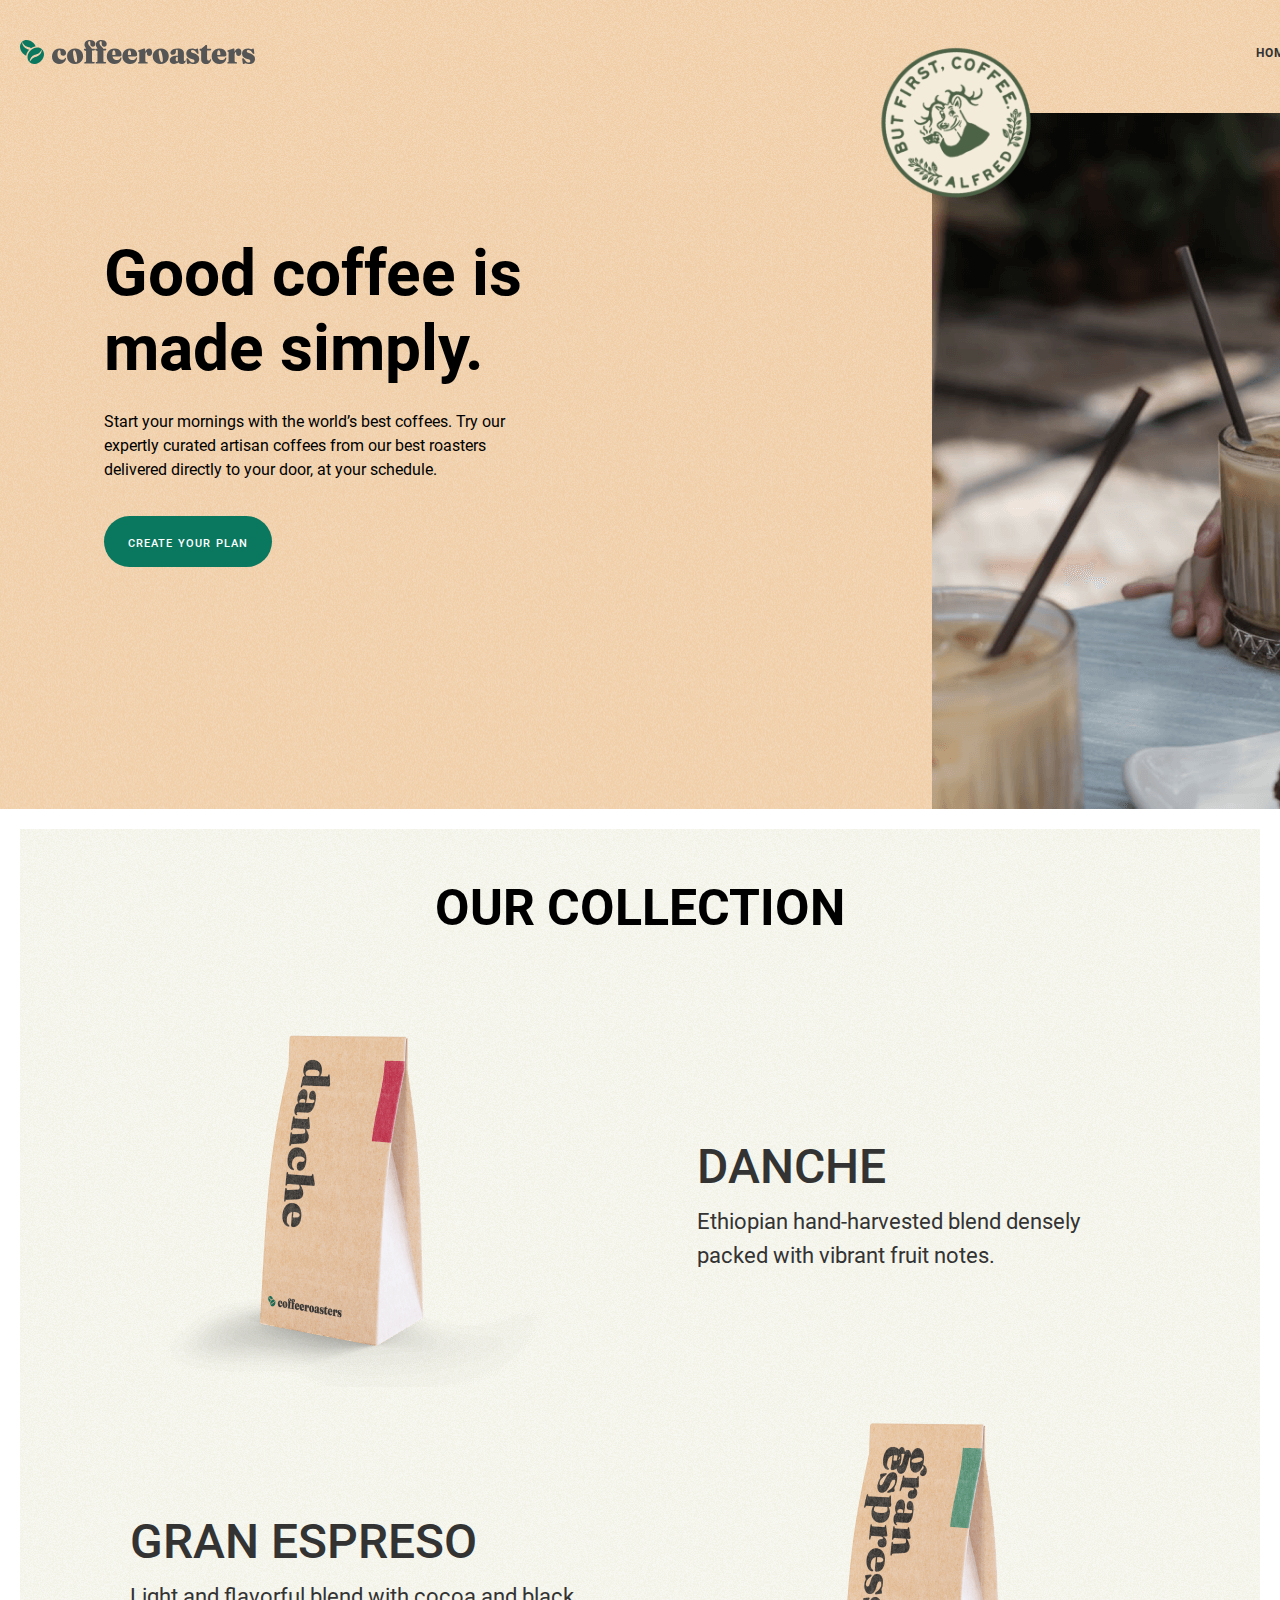
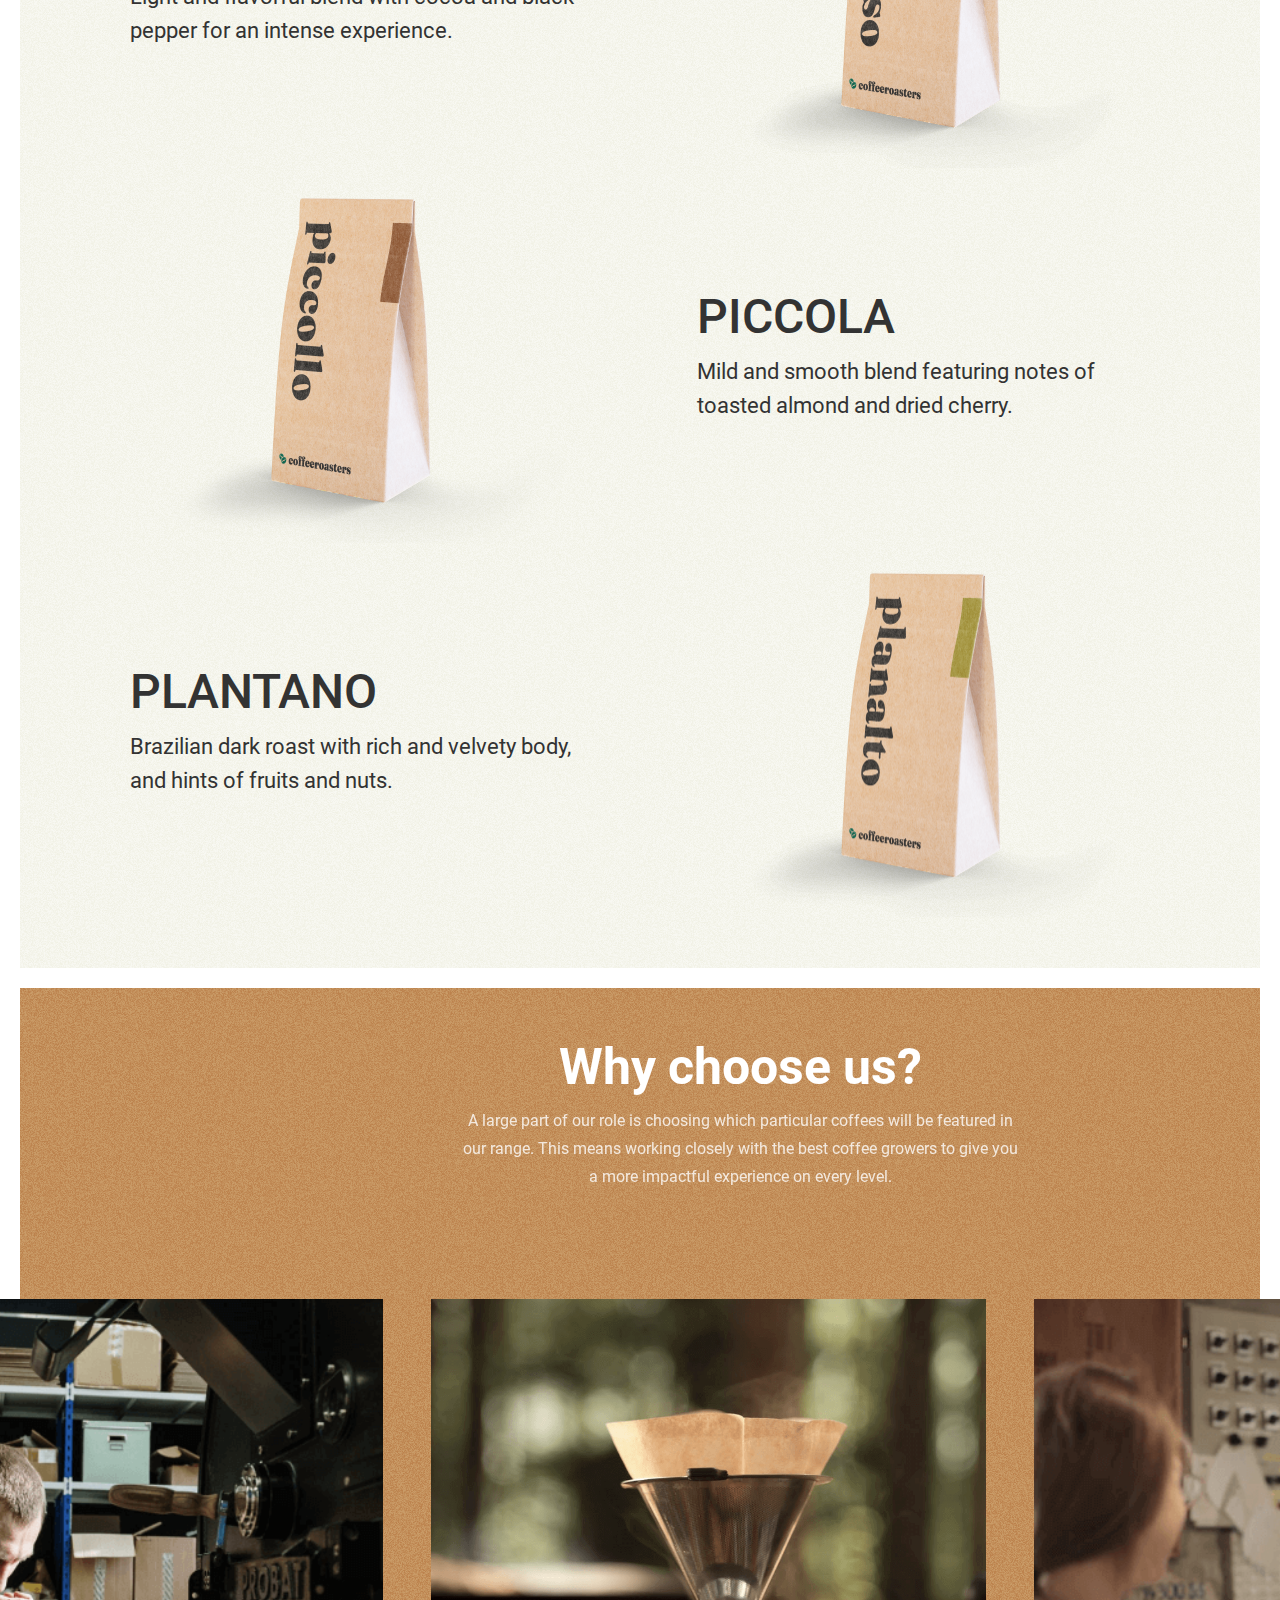
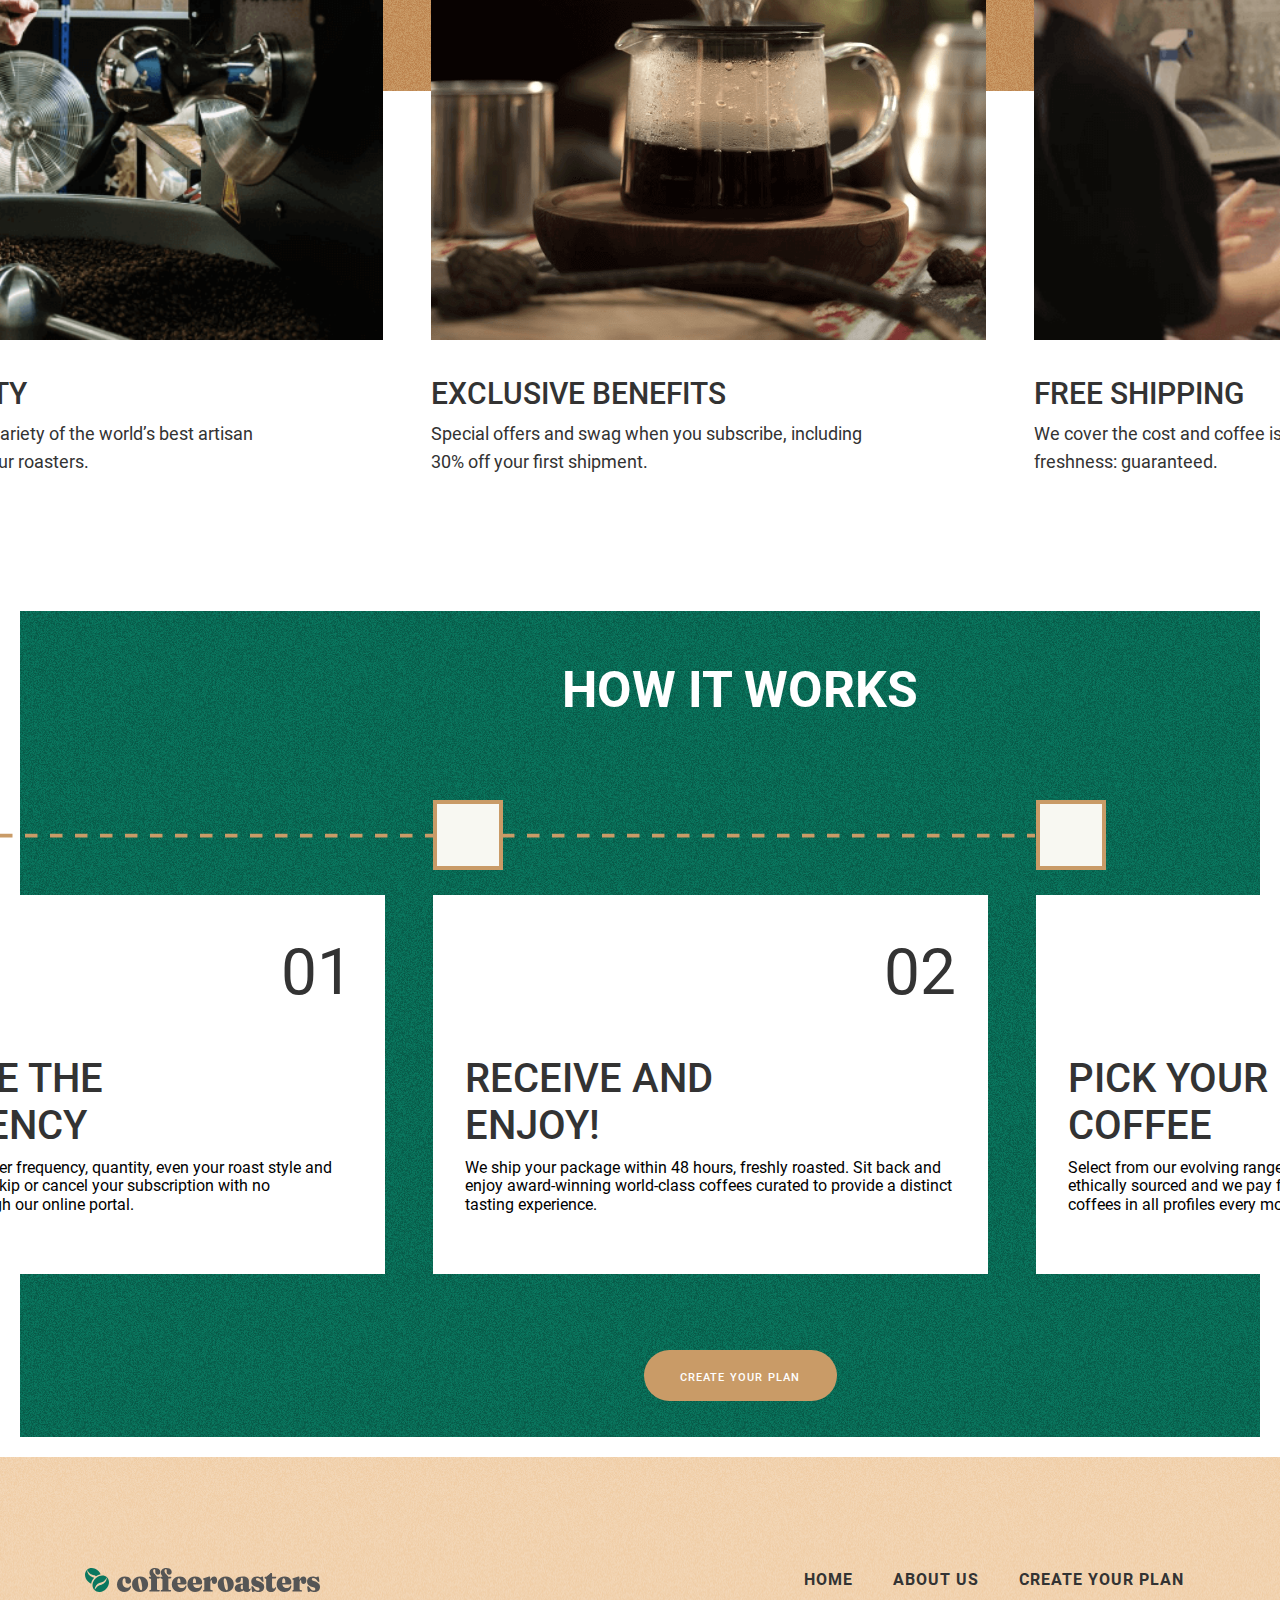
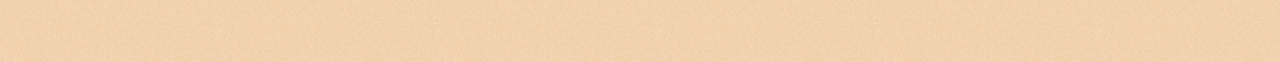
<file: index.html>
<!DOCTYPE html>
<html lang="en">
<head>
    <meta charset="UTF-8">
    <meta http-equiv="X-UA-Compatible" content="IE=edge">
    <meta name="viewport" content="width=device-width, initial-scale=1.0">
    <title>coffe</title>
    
    <link rel="stylesheet" href="./css/main.css">
    <link rel="stylesheet" href="./css/noramlize-mini.css">

</head>
<body>
    <header>
        <div class="header-all">
            <div class="container">
                <div class="header-top">
                    <a href="./index.html">
                        <img class="site-logo-heade" src="./img/logo-site.svg" width="235" height="24" 
                        alt="Site 0logo">
                    </a>

                    <nav class="header-nav">
                        <ul class="header-list">
                            <li class="header-list-box">
                                <a href="./index.html" class="header-nav-text">
                                    HOME
                                </a>
                            </li>
                            <li class="header-list-box">
                                <a href="./about.html" class="header-nav-text">
                                    ABOUT US
                                </a>
                            </li>
                            <li class="header-list-box">
                                <a href="./crate.html" class="header-nav-text">
                                    CREATE YOUR PLAN
                                </a>
                            </li>
                        </ul>
                    </nav>
                </div>
            </div>
        </div>
    </header>

    <main>
        <section class="hero">  
            <div class="container">
                    <div class="good">
                        <div class="left-good">
                            <h1 class="site-title"> 
                                Good coffee 
                                is made simply.
                            </h1>
                                <p class="site-title-text">
                                Start your mornings with the world’s best coffees. Try our expertly curated artisan coffees from our best roasters delivered directly to your door, at your schedule.
                                </p>
                                    <span class="good-link-box">
                                <a class="good-lik" href="#">
                                    create your plan
                                </a>
                                    </span>
                               </div>
                           <div class="box-place">
                                <div class="right-good">
                                    <img src="./img/cope-of-coffe.png" width="710" height="696" alt="Cop of cofee">
                               </div>
                          </div>
                    </div>
    
            </div>

  


        
        </section>
        
        <section class="our-section">
            
            <div class="containe">
                <div class="our">
                    <h2 class="our-title">
                        our collection
                    </h2>
                    <ul class="our-list">
                        <li class="our-list-box">
                            <img class="our-img" src="./img/danche.png" width="450" height="375"
                            srcset="./img/danche.png 1x, ./img/danche@2x.png 2x"
                            alt="Danche coffe">
                            <div class="our-list-in-text">
                                <h2 class="our-list-box-in-title">
                                    DANCHE
                                </h2>
                                <p class="our-list-box-in-text">
                                    Ethiopian hand-harvested blend densely packed with vibrant fruit notes.
                                </p>
                            </div>
    
                        </li>
                        <li class="our-list-box">
                            <img  class="our-img" src="./img/green-sespreso.png" width="450" height="375"
                            srcset="./img/green-sespreso.png 1x, ./img/green-sespreso@2x.png 2x"
                            alt="Danche coffe">
                            <div class="our-list-in-text">
                                <h2 class="our-list-box-in-title">
                                    GRAN ESPRESO
                                </h2>
                                <p class="our-list-box-in-text">
                                    Light and flavorful blend with cocoa and black pepper for an intense experience.
                                </p>
                            </div>
    
                        </li>
                        <li class="our-list-box">
                            <img  class="our-img" src="./img/picalo.png" width="450" height="375"
                            srcset="./img/picalo.png 1x, ./img/picalo@2x.png 2x"
                            alt="Danche coffe">
                            <div class="our-list-in-text">
                                <h2 class="our-list-box-in-title">
                                    PICCOLA
                                </h2>
                                <p class="our-list-box-in-text">
                                    Mild and smooth blend featuring notes of toasted almond and dried cherry.
                                </p>
                            </div>
    
                        </li>
                        <li class="our-list-box">
                            <img  class="our-img" src="./img/planalto.png" width="450" height="375"
                            srcset="./img/planalto.png 1x, ./img/plantano.png 2x"
                            alt="Danche coffe">
                            <div class="our-list-in-text">
                                <h2 class="our-list-box-in-title">
                                    PLANTANO
                                </h2>
                                <p class="our-list-box-in-text">
                                    Brazilian dark roast with rich and velvety body, and hints of fruits and nuts.
                                </p>
                            </div>
    
                        </li>
                        
                    </ul>
                </div>
            </div>

        </section>

        <section class="why"> 

            <div class="wyh-bg-colar-ig">
                <div class="container">
                    <div class="why-all">
                        
                        <div class="why-top-box">
                            <h2 class="why-title">
                                Why choose us?
                            </h2>
                            <p class="why-text">
                                A large part of our role is choosing which particular coffees will be featured 
                                in our range. This means working closely with the best coffee growers to give 
                                you a more impactful experience on every level.
                            </p>
                        </div>
                        <ul class="why-list">
                            <li class="why-list-box">
                                <div class="why-list-text-box">
                                    <h3 class="why-list-title">
                                        Best quality
                                    </h3>
                                    <p class="why-list-text">
                                        Discover an endless variety of the world’s best artisan coffee from each of our roasters.
                                    </p>
                                </div>

                            </li>
                            <li class="why-list-box">
                                <div class="why-list-text-box">
                                    <h3 class="why-list-title">
                                        Exclusive benefits
                                    </h3>
                                    <p class="why-list-text">
                                        Special offers and swag when you subscribe, including 30% off your first shipment.
                                    </p>
                                </div>

                            </li>
                            <li class="why-list-box">
                                <div class="why-list-text-box">
                                    <h3 class="why-list-title">
                                        Free shipping
                                    </h3>
                                    <p class="why-list-text">
                                        We cover the cost and coffee is delivered fast. Peak freshness: guaranteed.
                                    </p>
                                </div>

                            </li>
                        </ul>
    
                    </div>
                </div>
            </div>

        </section>
   
        <section class="green-section">
            <div class="green-bg-colar-ig">  
                <div class="container">
                    <div class="why-all">
                        <h2 class="green-tilte">
                            How it works
                        </h2>
                        <ul class="green-list"> 
                            <li class="green-list-intro">
                                <span class="green-kvadrat"></span>
                                <div class="green-list-box">
                                    <div class="green-list-box-number">
                                        01
                                    </div>
                                    <div class="green-list-box-title-box">
                                        <h3 class="green-list-box-title">
                                            Choose the frequency
                                        </h3>
                                    </div>
    
                                    <p class="green-list-box-text">
                                        Customize your order frequency, quantity, even your roast style and grind type. Pause, skip or cancel your subscription with no commitment through our online portal.
                                    </p>
                                </div>

                            </li>
                            <li class="green-list-intro">
                                <span class="green-kvadrat"></span>
                                <div class="green-list-box">
                                    <div class="green-list-box-number">
                                        02
                                    </div>
                                    <div class="green-list-box-title-box">
                                        <h3 class="green-list-box-title">
                                            Receive and enjoy!
                                        </h3>
                                    </div>
    
                                    <p class="green-list-box-text">
                                        We ship your package within 48 hours, freshly roasted. Sit back and enjoy award-winning world-class coffees curated to provide a distinct tasting experience.
                                </div>

                            </li>
                            <li class="green-list-intro">
                                <span class="green-kvadrat"></span>
                                <div class="green-list-box">
                                    <div class="green-list-box-number">
                                        03
                                    </div>
                                    <div class="green-list-box-title-box">
                                        <h3 class="green-list-box-title">
                                            Pick your coffee
                                        </h3>
                                    </div>
    
                                    <p class="green-list-box-text">
                                        Select from our evolving range of artisan coffees. Our beans are ethically sourced and we pay fair prices for them. There are new coffees in all profiles every month for you to try out.
                                    </p>
                                </div>

                            </li>
                        </ul>
                        <span class="good-link-box green-link-box">
                            <a class="good-lik green-link" href="#">
                                create your plan
                            </a>
                                </span>
                    </div>
                </div>
            </div>
        </section>
    </main>

    <footer>
        <div class="header-all footer-all">
            <div class="container my-container">
                <div class="header-top">
                    <a href="./index.html">
                        <img class="site-logo-heade" src="./img/logo-site.svg" width="235" height="24" 
                        alt="Site 0logo">
                    </a>

                    <nav>
                        <ul class="header-list">
                            <li class="header-list-box">
                                <a href="./index.html" class="header-nav-text footer-nav-text">
                                    HOME
                                </a>
                            </li>
                            <li class="header-list-box">
                                <a href="./about.html" class="header-nav-text footer-nav-text">
                                    ABOUT US
                                </a>
                            </li>
                            <li class="header-list-box">
                                <a href="./crate.html" class="header-nav-text footer-nav-text">
                                    CREATE YOUR PLAN
                                </a>
                            </li>
                        </ul>
                    </nav>

                    <div>
                        <a class="footer-social" href="#">
                            <img src="./img/facebook.svg" width="30" height="30" alt="Facebook symbol">

                        </a>
                        <a class="footer-social"  href="#">
                            <img src="./img/twitter.svg" width="30" height="25" alt="twitter symbol">
                        </a>
                        <a class="footer-social" href="#">                            
                            <img src="./img/instagram.svg" width="30" height="30" alt="Facebook symbol">
                        </a>
                    </div>
                </div>
            </div>
        </div>
    </footer>


    <!-- <div class="modal">
        <div class="modal-order-box">
            <div class="modal-title-box">
                <h2 class="modal-order-title">
                    order summary
                </h2>
            </div>
            <div class="modal-info-box">
                <p class="modal-text">
                    “I drink my coffee as 
                    <span class="modal-in-text">
                    Filter    
                    </span>
                    , with a 
                    <span class="modal-in-text">
                    Decaf 
                    </span>
                    type of bean.
                    <span class="modal-in-text">
                        250g 
                    </span>
                    ground ala 
                    <span class="modal-n-text">
                        Cafetiére
                    </span>
                    , sent to me 
                    ”
                    <span class="modal-in-text">
                        Every Week.
                    </span>
                </p>

                <p class="modal-second-text">
                    Is this correct? You can proceed to checkout or go back to plan selection if something is off. Subscription discount codes can also be redeemed at the checkout. 
                </p>

                <div class="modal-summ-box">
                    <p class="modal-summ">
                        $14.00/ mo
                    </p>

                    <button class="modal-button">
                        Checkout
                    </button>
                </div>
            </div>
        </div>
    </div>

    <script src="./js/main.js"></script> -->
</body>
</html>
</file>
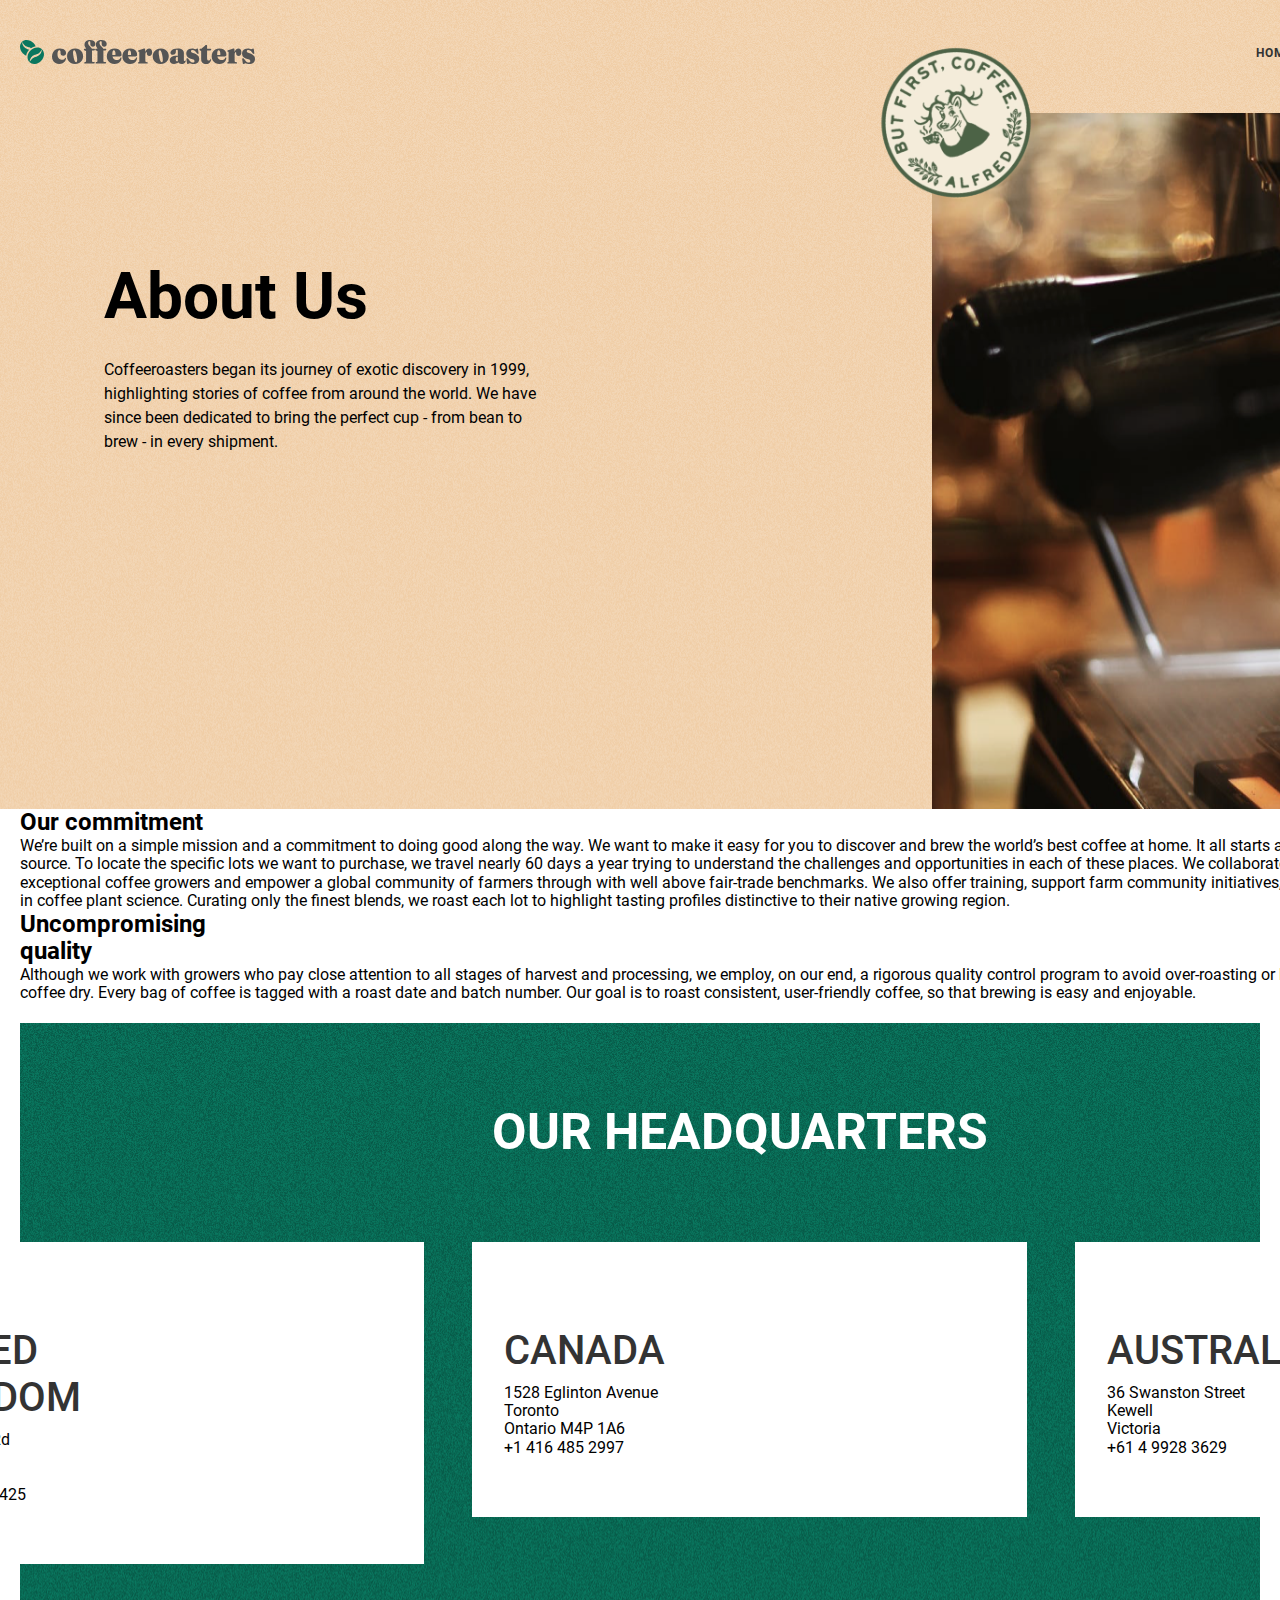
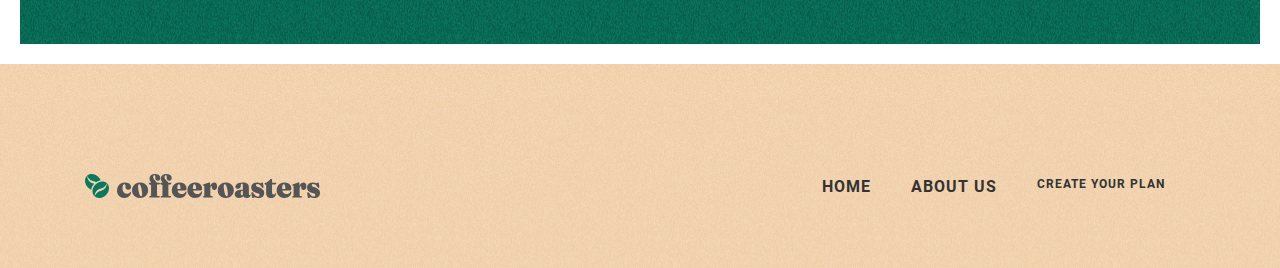
<file: about.html>
<!DOCTYPE html>
<html lang="en">
<head>
    <meta charset="UTF-8">
    <meta http-equiv="X-UA-Compatible" content="IE=edge">
    <meta name="viewport" content="width=device-width, initial-scale=1.0">
    <title>coffe-about</title>
    <link rel="stylesheet" href="./css/noramlize-mini.css">
    <!-- <link rel="stylesheet" href="./css/about.css"> -->
    <link rel="stylesheet" href="./css/about-mini-normalize.css">

</head>
<body>
    <header>
        <div class="header-all">
            <div class="container">
                <div class="header-top">
                    <a href="./index.html">
                        <img class="site-logo-heade" src="./img/logo-site.svg" width="235" height="24" 
                        alt="Site 0logo">
                    </a>

                    <nav class="header-nav">
                        <ul class="header-list">
                            <li class="header-list-box">
                                <a href="./index.html" class="header-nav-text">
                                    HOME
                                </a>
                            </li>
                            <li class="header-list-box">
                                <a href="./about.html" class="header-nav-text">
                                    ABOUT US
                                </a>
                            </li>
                            <li class="header-list-box">
                                <a class="good-link" href="./crate.html">
                                    CREATE YOUR PLAN
                                </a>
                            </li>
                        </ul>
                    </nav>
                </div>
            </div>
        </div>
    </header>

    <main>
        <section class="hero">  
            <div class="container">
                    <div class="good">
                        <div class="left-good">
                            <h1 class="site-title"> 
                                About Us
                            </h1>
                                <p class="site-title-text">
                                    Coffeeroasters began its journey of exotic discovery in 1999, highlighting stories of coffee from around the world. We have since been dedicated to bring the perfect cup - from bean to brew - in every shipment.
                                </p>
                                    <!-- <span class="good-link-box">
                                <a class="good-lik" href="#">
                                    create your plan
                                </a>
                                    </span> -->
                               </div>
                           <div class="box-place">
                                <div class="right-good">
                                    <img src="./img/about/doing-coffe.png" width="710" height="696" alt="Cop of cofee">
                               </div>
                          </div>
                    </div>
    
            </div>        
        </section>
        
        <section class="our">
            <div class="our-all-box">
                <div class="container">
                    <div class="our-box">
                        <div class="our-left-box">
    
                        </div>
                        <div class="our-right-box">
                            <h2 class="our-right-title">
                                Our commitment 
                            </h2>
                            <p class="our-right-text">
                                We’re built on a simple mission and a commitment to doing good along the way. We want to make it easy for you to discover and brew the world’s best coffee at home. It all starts at the source. To locate the specific lots we want to purchase, we travel nearly 60 days a year trying to understand the challenges and opportunities in each of these places. We collaborate with exceptional coffee growers and empower a global community of farmers through with well above fair-trade benchmarks. We also offer training, support farm community initiatives, and invest in coffee plant science. Curating only the finest blends, we roast each lot to highlight tasting profiles distinctive to their native growing region.
                            </p>
                        </div>
                    </div>
                </div>
            </div>
        </section>
        
        <section class="quality-section">
            <div class="quality-all-box">
                <div class="container">
                    <div class="quality-box">
                        <div class="quality-left-box">
                            <h2 class="quality-left-title">
                                Uncompromising <br> quality
                            </h2>
                            <p class="quality-left-text">
                                Although we work with growers who pay close attention to all stages of harvest and processing, we employ, on our end, a rigorous quality control program to avoid over-roasting or baking the coffee dry. Every bag of coffee is tagged with a roast date and batch number. Our goal is to roast consistent, user-friendly coffee, so that brewing is easy and enjoyable.
                            </p>
                        </div>
                        <div class="quality-right-box">
    
                        </div>
                    </div>
                </div>
            </div>
        </section>
   
        <section class="green-section">
            <div class="green-bg-colar-ig">  
                <div class="container">
                    <div class="why-all">
                        <h2 class="green-tilte">
                            Our headquarters
                        </h2>
                        <ul class="green-list"> 
                            <li class="green-list-intro">
                                <!-- <span class="green-kvadrat"></span> -->
                                <div class="green-list-box green-list-box-first">
                                    <div class="green-list-box-number">
                                    </div>
                                    <div class="green-list-box-title-box">
                                        <h3 class="green-list-box-title">
                                            United Kingdom
                                        </h3>
                                    </div>
                                        <p class="green-list-box-text">
                                            68  Asfordby Rd
                                            <br>
                                            Alcaston
                                            <br>
                                            SY6 1YA
                                            <br>
                                            +44 1241 918425
                                        </p>             
                                </div>

                            </li>
                            <li class="green-list-intro">
                                <!-- <span class="green-kvadrat"></span> -->
                                <div class="green-list-box">
                                    <div class="green-list-box-number">
                                    </div>
                                    <div class="green-list-box-title-box">
                                        <h3 class="green-list-box-title">
                                            Canada
                                        </h3>
                                    </div>
    
                                    <p class="green-list-box-text">
                                        1528  Eglinton Avenue
                                        <br>
                                        Toronto
                                        <br>
                                        Ontario M4P 1A6
                                        <br>
                                        +1 416 485 2997
                                </div>

                            </li>
                            <li class="green-list-intro">
                                <!-- <span class="green-kvadrat"></span> -->
                                <div class="green-list-box">
                                    <div class="green-list-box-number">
                                    
                                    </div>
                                    <div class="green-list-box-title-box">
                                        <h3 class="green-list-box-title">
                                            Australia
                                        </h3>
                                    </div>
    
                                    <p class="green-list-box-text">
                                        36 Swanston Street
                                        <br>
                                        Kewell
                                        <br>
                                        Victoria
                                        <br>
                                        +61 4 9928 3629
                                    </p>
                                </div>

                            </li>
                        </ul>
                        <!-- <span class="good-link-box green-link-box"> -->
                            <!-- <button class="good-link green-link " type="button">
                                create your plan
                            </button> -->
                        <!-- </span> -->
                    </div>
                </div>
            </div>
        </section>
    </main>

    <footer>
        <div class="header-all footer-all">
            <div class="container my-container">
                <div class="header-top">
                    <a href="./index.html">
                        <img class="site-logo-heade" src="./img/logo-site.svg" width="235" height="24" 
                        alt="Site 0logo">
                    </a>

                    <nav>
                        <ul class="header-list">
                            <li class="header-list-box">
                                <a href="index.html" class="header-nav-text footer-nav-text">
                                    HOME
                                </a>
                            </li>
                            <li class="header-list-box">
                                <a href="./about.html" class="header-nav-text footer-nav-text">
                                    ABOUT US
                                </a>
                            </li>
                            <li class="header-list-box">
                                <a class="good-link button-footer" href="./crate.html">
                                    CREATE YOUR PLAN
                                </a>
                            </li>
                        </ul>
                    </nav>

                    <div>
                        <a class="footer-social" href="#">
                            <img src="./img/facebook.svg" width="30" height="30" alt="Facebook symbol">

                        </a>
                        <a class="footer-social"  href="#">
                            <img src="./img/twitter.svg" width="30" height="25" alt="twitter symbol">
                        </a>
                        <a class="footer-social" href="#">                            
                            <img src="./img/instagram.svg" width="30" height="30" alt="Facebook symbol">
                        </a>
                    </div>
                </div>
            </div>
        </div>
    </footer>






</body>

</html>
</file>
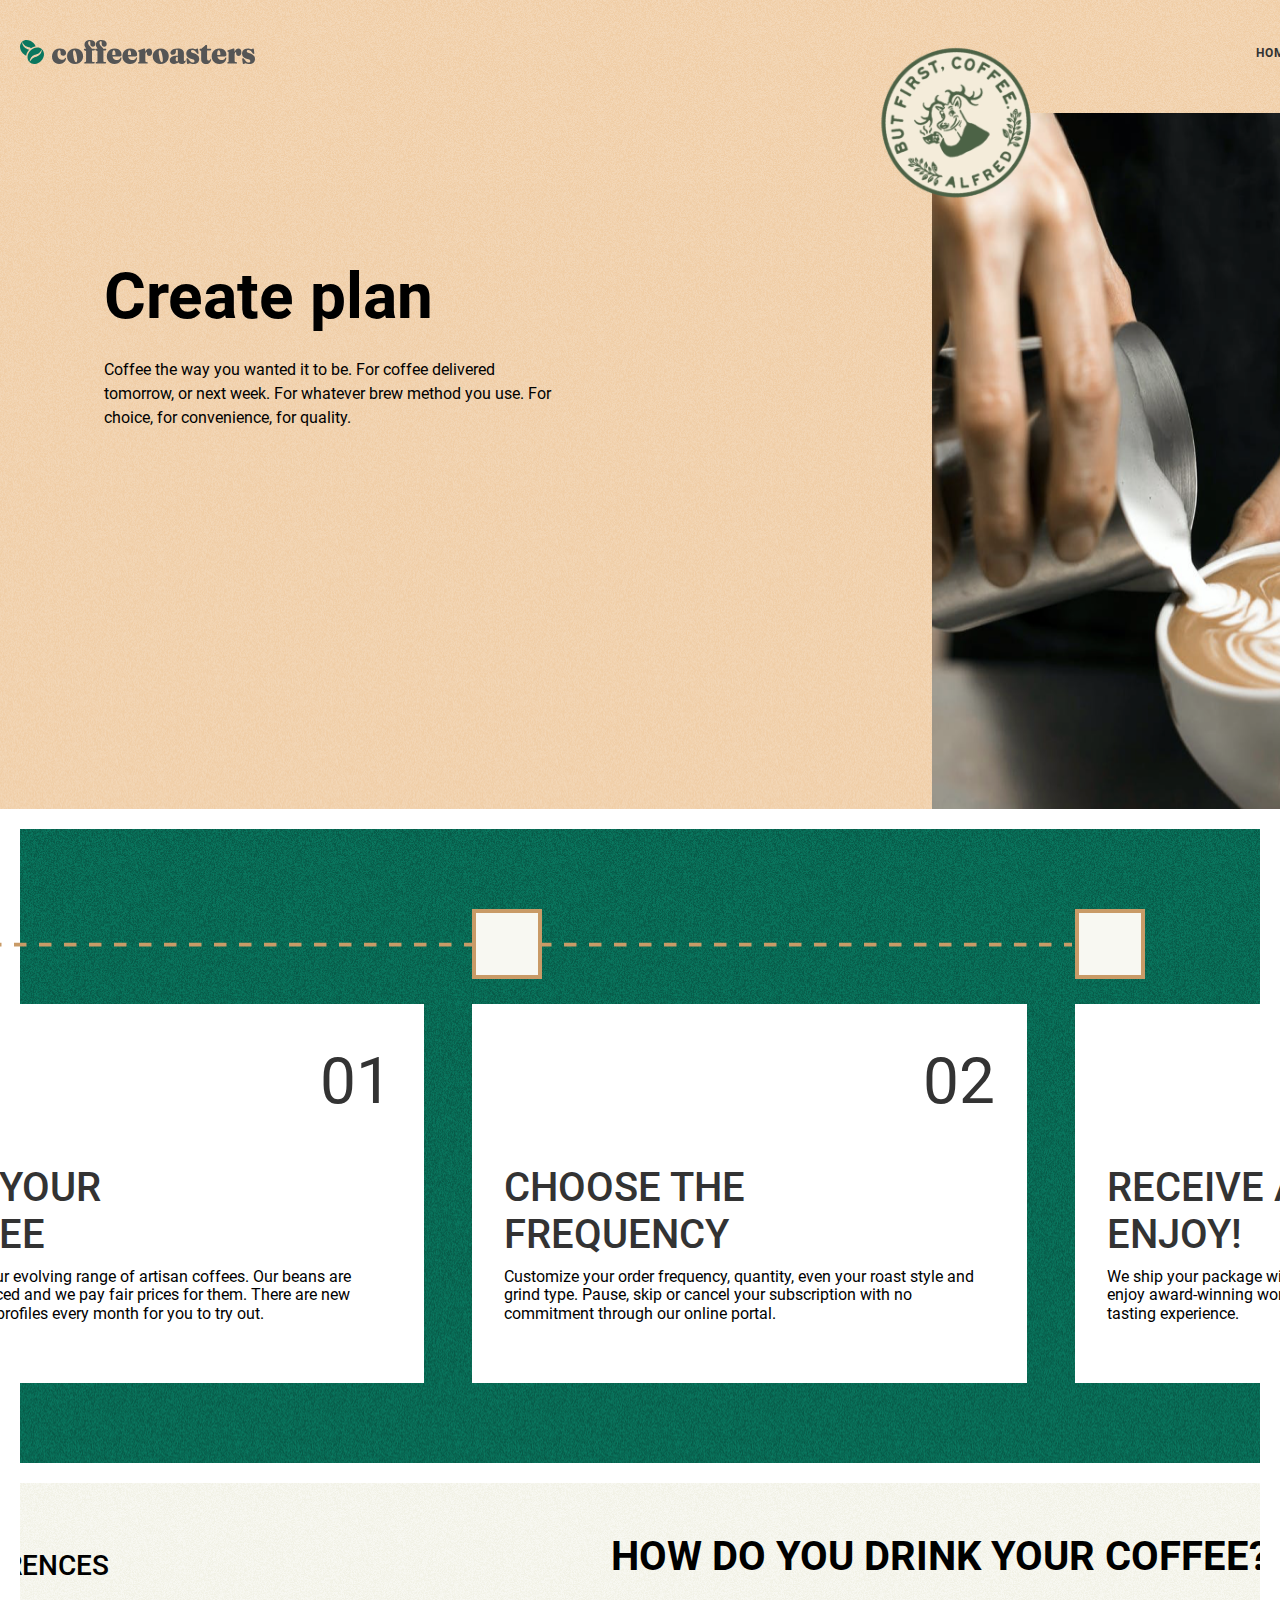
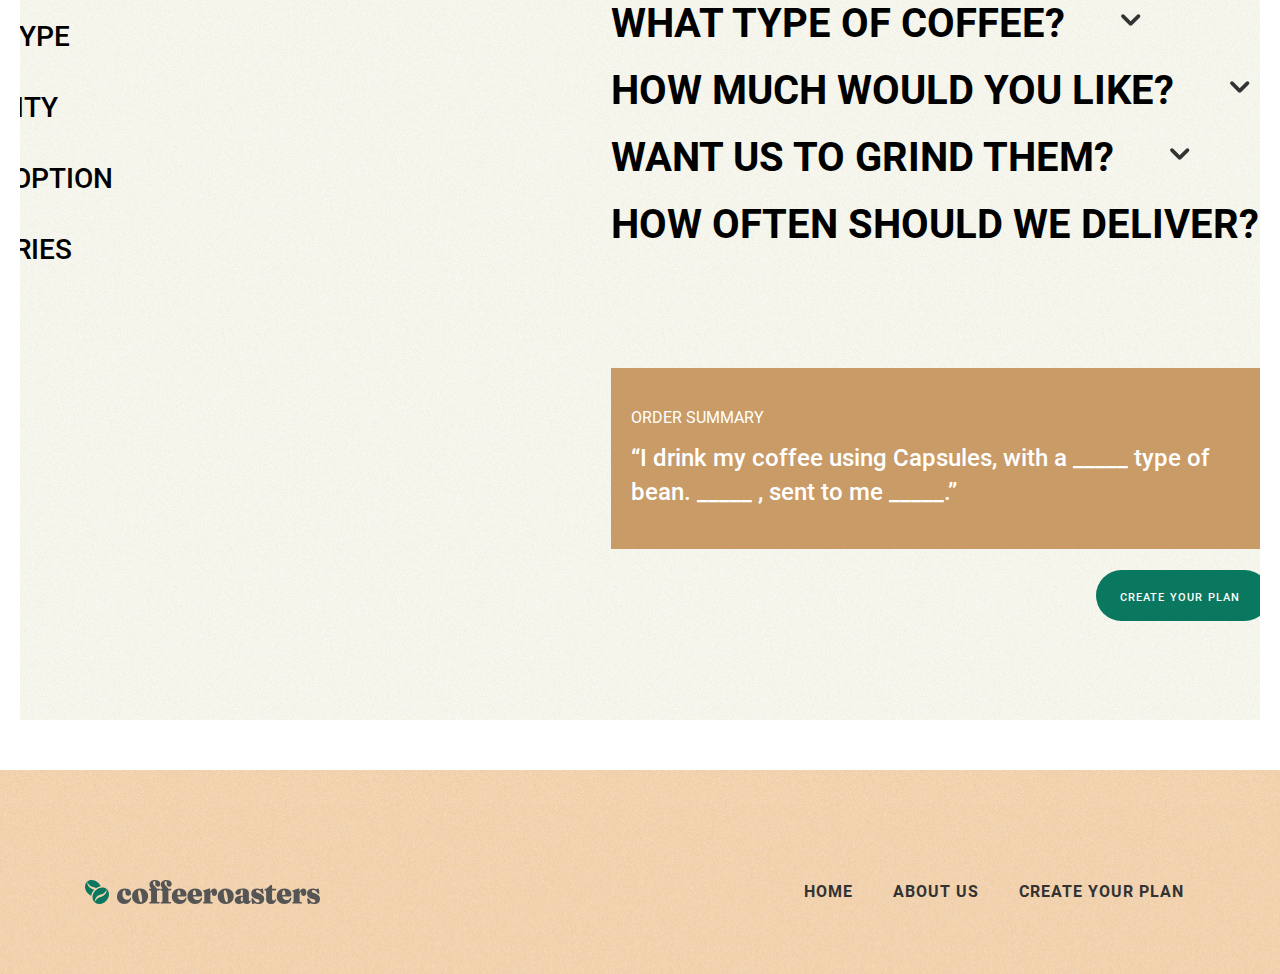
<file: crate.html>
<!DOCTYPE html>
<html lang="en">
<head>
    <meta charset="UTF-8">
    <meta http-equiv="X-UA-Compatible" content="IE=edge">
    <meta name="viewport" content="width=device-width, initial-scale=1.0">
    <title>coffe</title>
    <link rel="stylesheet" href="./css/noramlize-mini.css">
    <!-- <link rel="stylesheet" href="./css/crate-mini.css"> -->
    <link rel="stylesheet" href="./css/crate.css">

</head>
<body>
    <header>
        <div class="header-all">
            <div class="container">
                <div class="header-top">
                    <a href="./index.html">
                        <img class="site-logo-heade" src="./img/logo-site.svg" width="235" height="24" 
                        alt="Site 0logo">
                    </a>

                    <nav class="header-nav">
                        <ul class="header-list">
                            <li class="header-list-box">
                                <a href="./index.html" class="header-nav-text">
                                    HOME
                                </a>
                            </li>
                            <li class="header-list-box">
                                <a href="./about.html" class="header-nav-text">
                                    ABOUT US
                                </a>
                            </li>
                            <li class="header-list-box">
                                <a href="#" class="header-nav-text">
                                    CREATE YOUR PLAN
                                </a>
                            </li>
                        </ul>
                    </nav>
                </div>
            </div>
        </div>
    </header>

    <main>
        <section class="hero">  
            <div class="container">
                    <div class="good">
                        <div class="left-good">
                            <h1 class="site-title"> 
                                Create plan
                            </h1>
                                <p class="site-title-text">
                                    Coffee the way you wanted it to be. For coffee delivered tomorrow, or next week. For whatever brew method you use. For choice, for convenience, for quality.
                                </p>
                                    <!-- <span class="good-link-box">
                                <a class="good-lik" href="#">
                                    create your plan
                                </a>
                                    </span> -->
                               </div>
                           <div class="box-place">
                                <div class="right-good">
                                    <img src="./img/create-plan/make-coffee.png" width="710" height="696" alt="Cop of cofee">
                               </div>
                          </div>
                    </div>
    
            </div>

  


        
        </section>
        
   
        <section class="green-section">
            <div class="green-bg-colar-ig">  
                <div class="container">
                    <div class="why-all">
                        <ul class="green-list"> 
                            <li class="green-list-intro">
                                <span class="green-kvadrat"></span>
                                <div class="green-list-box">
                                    <div class="green-list-box-number">
                                        01
                                    </div>
                                    <div class="green-list-box-title-box">
                                        <h3 class="green-list-box-title">
                                            Pick your coffee
                                        </h3>
                                    </div>
    
                                    <p class="green-list-box-text">
                                        Select from our evolving range of artisan coffees. Our beans are ethically sourced and we pay fair prices for them. There are new coffees in all profiles every month for you to try out.
                                </div>

                            </li>
                            <li class="green-list-intro">
                                <span class="green-kvadrat"></span>
                                <div class="green-list-box">
                                    <div class="green-list-box-number">
                                        02
                                    </div>
                                    <div class="green-list-box-title-box">
                                        <h3 class="green-list-box-title">
                                            Choose the frequency
                                        </h3>
                                    </div>
    
                                    <p class="green-list-box-text">
                                        Customize your order frequency, quantity, even your roast style and grind type. Pause, skip or cancel your subscription with no commitment through our online portal.
                                </div>

                            </li>
                            <li class="green-list-intro">
                                <span class="green-kvadrat"></span>
                                <div class="green-list-box">
                                    <div class="green-list-box-number">
                                        03
                                    </div>
                                    <div class="green-list-box-title-box">
                                        <h3 class="green-list-box-title">
                                            Receive and enjoy!
                                        </h3>
                                    </div>
    
                                    <p class="green-list-box-text">
                                        We ship your package within 48 hours, freshly roasted. Sit back and enjoy award-winning world-class coffees curated to provide a distinct tasting experience.
                                </div>

                            </li>
                        </ul>
                    </div>
                </div>
            </div>
        </section>


        <section class="how-section">
            <div class="container">
                <div class="how-box">
                    <div class="how-left-box">
                        <ol class="how-left-list">
                            <li class="how-left-list-box">     
                                <a class="how-left-list-link" href="#">
                                    01 Preferences
                                </a>
                            </li>
                            <li class="how-left-list-box">     
                                <a class="how-left-list-link" href="#">
                                    02 Bean Type
                                </a>
                            </li>
                            <li class="how-left-list-box">     
                                <a class="how-left-list-link" href="#">
                                    03 Quantity
                                </a>
                            </li>
                            <li class="how-left-list-box">     
                                <a class="how-left-list-link" href="#">
                                    04 Grind Option
                                </a>
                            </li>
                            <li class="how-left-list-box">     
                                <a class="how-left-list-link" href="#">
                                    05 Deliveries
                                </a>
                            </li>
                        </ol>
                    </div>

                    <div class="how-right-box">
                        <!-- <h2 class="how-right-top-select">
                            HOW DO YOU DRINK YOUR COFFEE?
                        </h2> -->
                        <form class="how-right-form" action="https://echo.htmlacademy.ru/courses" method="post" autocomplete="off">
                            <details class="how-detils">
                                <summary  class="how-right-top-select">
                                    HOW DO YOU DRINK YOUR COFFEE?
                                </summary>
                               <div  class="how-details">
                                <label class="how-label">
                                    <input class="how-input" type="radio" name="box_coffee-how-do" aria-label="Capsule" required >
                                    <span class="how-right-radio-box how-right-radio-box-second">
                                        <span class="how-right-radio-title how-right-radio-title-secand-box">
                                            CAPSULE
                                        </span>
                                        <span class="how-right-radio-text how-right-radio-text-secand-box">
                                            Compatible with Nespresso systems and similar brewersdsaf ff
                                        </span>
                                    </span>
                                </label>
 
                                <label class="how-label">
                                    <input class="how-input" type="radio" name="box_coffee-how-do" aria-label="Filter"  required>
                                    <span class="how-right-radio-box how-right-radio-box-second">
                                        <span class="how-right-radio-title how-right-radio-title-secand-box">
                                            Filter
                                        </span>
                                        <span class="how-right-radio-text how-right-radio-text-secand-box">
                                            For pour over or drip methods like Aeropress, Chemex, and V60
                                        </span>
                                    </span>
                                </label>


                                <label class="how-label">
                                    <input class="how-input" type="radio" name="box_coffee-how-do"  aria-label="Espresso" required>
                                    <span class="how-right-radio-box how-right-radio-box-second">
                                        <span class="how-right-radio-title how-right-radio-title-secand-box">
                                            Espresso
                                        </span>
                                        <span class="how-right-radio-text how-right-radio-text-secand-box">
                                            Dense and finely ground beans for an intense, flavorful experience
                                        </span>
                                    </span>
                                </label>
     
                               </div>
                            </details>

                            <details class="how-detils">
                                <summary  class="how-right-top-select">
                                    What type of coffee?
                                </summary>
                               <div  class="how-details">
                                <label class="how-label">
                                    <input class="how-input" type="radio" name="box_coffee-what" aria-label="Single Origin" required >
                                    <span class="how-right-radio-box how-right-radio-box-second">
                                        <span class="how-right-radio-title how-right-radio-title-secand-box">
                                            Single Origin
                                        </span>
                                        <span class="how-right-radio-text how-right-radio-text-secand-box">
                                            Distinct, high quality coffee from a specific family-owned farm dsafdas
                                        </span>
                                    </span>
                                </label>
 
                                <label class="how-label">
                                    <input class="how-input" type="radio" name="box_coffee-what" aria-label="Decaf" required>
                                    <span class="how-right-radio-box how-right-radio-box-second">
                                        <span class="how-right-radio-title how-right-radio-title-secand-box">
                                            Decaf
                                        </span>
                                        <span class="how-right-radio-text how-right-radio-text-secand-box">
                                            Just like regular coffee, except the caffeine has been removeddsafdsa jjds cow comeonr
                                        </span>
                                    </span>
                                </label>


                                <label class="how-label">
                                    <input class="how-input" type="radio" name="box_coffee-what" aria-label="Blended" required>
                                    <span class="how-right-radio-box how-right-radio-box-second">
                                        <span class="how-right-radio-title how-right-radio-title-secand-box">
                                            Blended
                                        </span>
                                        <span class="how-right-radio-text how-right-radio-text-secand-box">
                                            Combination of two or three dark roasted beans of organic coffees
                                        </span>
                                    </span>
                                </label>
     
                               </div>
                            </details>


                            <details class="how-detils">
                                <summary  class="how-right-top-select">
                                    How much would you like?
                                </summary>
                               <div  class="how-details">

                                <label class="how-label">
                                    <input class="how-input" type="radio" name="box_coffee-how-much" aria-label="250g" required >
                                    <span class="how-right-radio-box how-right-radio-box-second">
                                        <span class="how-right-radio-title  how-right-radio-title-secand-box">
                                            250g
                                        </span>
                                        <span class="how-right-radio-text how-right-radio-text-secand-box">
                                            Perfect for the solo drinker. Yields about 12 delicious cups. fds so comone
                                        </span>
                                    </span>
                                </label>
                                <label class="how-label">
                                    <input class="how-input" type="radio" name="box_coffee-how-much" aria-label="500g"  required>
                                    <span class="how-right-radio-box how-right-radio-box-second">
                                        <span class="how-right-radio-title how-right-radio-title-secand-box">
                                            500g
                                        </span>
                                        <span class="how-right-radio-text how-right-radio-text-secand-box">
                                            Perfect option for a couple. Yields about 40 delectable cups. We make in 
                                        </span>
                                    </span>
                                </label>


                                <label class="how-label">
                                    <input class="how-input" type="radio" name="box_coffee-how-much" aria-label="1000g"  required>
                                    <span class="how-right-radio-box how-right-radio-box-second">
                                        <span class="how-right-radio-title how-right-radio-title-secand-box">
                                            1000g
                                        </span>
                                        <span class="how-right-radio-text how-right-radio-text-secand-box">
                                            Perfect for offices and events. Yields about 90 delightful cups. We are best
                                        </span>
                                    </span>
                                </label>
     
                               </div>
                            </details>
                           
                            <details class="how-detils">
                                <summary  class="how-right-top-select">
                                    Want us to grind them?
                                </summary>
                               <div  class="how-details">

 
                                <label class="how-label">
                                    <input class="how-input" type="radio" name="box_coffee" aria-label="Wholebean" required>
                                    <span class="how-right-radio-box how-right-radio-box-second">
                                        <span class="how-right-radio-title how-right-radio-title-secand-box">
                                            Wholebean
                                        </span>
                                        <span class="how-right-radio-text how-right-radio-text-secand-box">
                                            Best choice if you cherish the full sensory experience you most
                                        </span>
                                    </span>
                                </label>


                                <label class="how-label">
                                    <input class="how-input" type="radio" name="box_coffee" aria-label="Filter" required>
                                    <span class="how-right-radio-box how-right-radio-box-second">
                                        <span class="how-right-radio-title how-right-radio-title-secand-box">
                                            Filter
                                        </span>
                                        <span class="how-right-radio-text how-right-radio-text-secand-box">
                                            For drip or pour-over coffee methods such as V60 or Aeropress
                                        </span>
                                    </span>
                                </label>

                                <label class="how-label">
                                    <input class="how-input" type="radio" name="box_coffee" aria-label="Cafetiére" required >
                                    <span class="how-right-radio-box how-right-radio-box-second">
                                        <span class="how-right-radio-title how-right-radio-title-secand-box">
                                            Cafetiére
                                        </span>
                                        <span class="how-right-radio-text how-right-radio-text-secand-box">
                                            Course ground beans specially suited for french press coffee
                                        </span>
                                    </span>
                                </label>



     
                               </div>
                            </details>

                            <details class="how-detils">
                                <summary  class="how-right-top-select">
                                    How often should we deliver?
                                </summary>
                               <div  class="how-details">
                                <label class="how-label">
                                    <input class="how-input" type="radio" name="box_coffee-how-ofen"  aria-label="Every week" required >
                                    <span class="how-right-radio-box  how-right-radio-box-second">
                                        <span class="how-right-radio-title how-right-radio-title-secand-box">
                                            Every week
                                        </span>
                                        <span class="how-right-radio-text how-right-radio-text-secand-box">
                                            $7.20 per shipment. Includes free first-class shipping.
                                        </span>
                                    </span>
                                </label>
 
                                <label class="how-label">
                                    <input class="how-input" type="radio" name="box_coffee-how-ofen" aria-label="Every 2 weeks" required>
                                    <span class="how-right-radio-box how-right-radio-box-second">
                                        <span class="how-right-radio-title how-right-radio-title-secand-box">
                                            Every 2 weeks
                                        </span>
                                        <span class="how-right-radio-text how-right-radio-text-secand-box">
                                            $9.60 per shipment. Includes free priority shipping.
                                        </span>
                                    </span>
                                </label>


                                <label class="how-label">
                                    <input class="how-input" type="radio" name="box_coffee-how-ofen" aria-label="Every month" required>
                                    <span class="how-right-radio-box how-right-radio-box-second">
                                        <span class="how-right-radio-title how-right-radio-title-secand-box">
                                            Every month
                                        </span>
                                        <span class="how-right-radio-text how-right-radio-text-secand-box">
                                            $12.00 per shipment. Includes free priority shipping.
                                        </span>
                                    </span>
                                </label>
     
                               </div>
                            </details>
                            
                        </form>



                        <div class="how-summer-box">
                            <p class="how-summer-title">
                                Order Summary
                            </p>
                            <div class="how-summer-text">
                                <h2 class="visually-hidden">
                                    dsaf
                                </h2>
                                “I drink my coffee using Capsules, with a  _____ type of bean. _____ , sent to me _____.”
                            </div>
                            <span class="good-link-box bottom-articule">
                                <a class="good-lik modal-open" href="#">
                                    create your plan
                                </a>
                            </span>
                        </div>



                    </div>  
                </div>
            </div>

        </section>

    </main>

    <footer>
        <div class="header-all footer-all">
            <div class="container my-container">
                <div class="header-top">
                    <a href="./index.html">
                        <img class="site-logo-heade" src="./img/logo-site.svg" width="235" height="24" 
                        alt="Site 0logo">
                    </a>

                    <nav>
                        <ul class="header-list">
                            <li class="header-list-box">
                                <a href="./index.html" class="header-nav-text footer-nav-text">
                                    HOME
                                </a>
                            </li>
                            <li class="header-list-box">
                                <a href="./about.html" class="header-nav-text footer-nav-text">
                                    ABOUT US
                                </a>
                            </li>
                            <li class="header-list-box">
                                <a href="./crate.html" class="header-nav-text footer-nav-text">
                                    CREATE YOUR PLAN
                                </a>
                            </li>
                        </ul>
                    </nav>

                    <div>
                        <a class="footer-social" href="#">
                            <img src="./img/facebook.svg" width="30" height="30" alt="Facebook symbol">

                        </a>
                        <a class="footer-social"  href="#">
                            <img src="./img/twitter.svg" width="30" height="25" alt="twitter symbol">
                        </a>
                        <a class="footer-social" href="#">                            
                            <img src="./img/instagram.svg" width="30" height="30" alt="Facebook symbol">
                        </a>
                    </div>
                </div>
            </div>
        </div>
    </footer>

    <div class="modal">
        <div class="modal-order-box">
            <div class="modal-title-box">
                <h2 class="modal-order-title">
                    order summary
                </h2>
            </div>
            <div class="modal-info-box">
                <p class="modal-text">
                    “I drink my coffee as 
                    <span class="modal-in-text">
                    Filter    
                    </span>
                    , with a 
                    <span class="modal-in-text">
                    Decaf 
                    </span>
                    type of bean.
                    <span class="modal-in-text">
                        250g 
                    </span>
                    ground ala 
                    <span class="modal-n-text">
                        Cafetiére
                    </span>
                    , sent to me 
                    ”
                    <span class="modal-in-text">
                        Every Week.
                    </span>
                </p>

                <p class="modal-second-text">
                    Is this correct? You can proceed to checkout or go back to plan selection if something is off. Subscription discount codes can also be redeemed at the checkout. 
                </p>

                <div class="modal-summ-box">
                    <p class="modal-summ">
                        $14.00/ mo
                    </p>

                    <button class="modal-button">
                        Checkout
                    </button>
                </div>
            </div>
        </div>
    </div>

    <script src="./js/main.js"></script>
</body>
</html>
</file>
<file: css/about.css>
/* roboto-regular - latin */
@font-face {
    font-family: "Roboto";
    font-style: normal;
    font-weight: 400;
    src: local(''),
         url("../fonts/roboto-v30-latin-regular.woff2") format("woff2"), /* Chrome 26+, Opera 23+, Firefox 39+ */
         url("../fonts/roboto-v30-latin-regular.woff") format("woff"); /* Chrome 6+, Firefox 3.6+, IE 9+, Safari 5.1+ */
  }
  /* roboto-500 - latin */
  @font-face {
    font-family: "Roboto";
    font-style: normal;
    font-weight: 500;
    src: local(''),
         url("../fonts/roboto-v30-latin-500.woff2") format("woff2"), /* Chrome 26+, Opera 23+, Firefox 39+ */
         url("../fonts/roboto-v30-latin-500.woff") format("woff"); /* Chrome 6+, Firefox 3.6+, IE 9+, Safari 5.1+ */
  }
  /* roboto-700 - latin */
  @font-face {
    font-family: "Roboto";
    font-style: normal;
    font-weight: 700;
    src: local(''),
         url("../fonts/roboto-v30-latin-700.woff2") format("woff2"), /* Chrome 26+, Opera 23+, Firefox 39+ */
         url("../fonts/roboto-v30-latin-700.woff") format("woff"); /* Chrome 6+, Firefox 3.6+, IE 9+, Safari 5.1+ */
  }
*{
    box-sizing: border-box;
}
html{
    height: 100%;
    box-sizing: border-box;
}

body{
    display: flex;
    flex-direction: column;
    height: 100%;
    margin: 0;
    padding: 0;
    font-family: "Roboto","Arial",sans-serif;
    font-weight: 400;
}
main{
    flex-grow: 1;
}
h1,
h2,
h3,
a,
p
{
    margin: 0;
}
ul{
    padding: 0;
    margin: 0;
}
a{
    text-decoration: none;
}
:root{
    --text-colar-333: #333;
    --text-colar-000: #000;
    --text-colar-fff: #fff;
    --box-colar-0A775F: #0A775F;

    --text-font-size-12: 12px;
    --text-font-size-16: 16px;
    --text-font-size-18: 18px;
    --text-font-size-30: 30px;
    --text-font-size-48: 48px;
    --text-font-size-50: 50px;
    --text-font-size-40: 40px;
    --text-font-size-64: 64px;

    --text-line-height-14: 14px;
    --text-line-height-19: 19px;
    --text-line-height-22: 22px;
    --text-line-height-24: 24px;
    --text-line-height-28: 28px;
    --text-line-height-34: 34px;
    --text-line-height-35: 35px;
    --text-line-height-47: 47px;
    --text-line-height-56: 56px;
    --text-line-height-59: 59px;
    --text-line-height-75: 75px;

    --box-boreder-radius-100: 100px;

    --box-mrgin-20: 20px;
}
.header-all{
    background-image: url("../img/bg-colar-granuli.png");
}
.site-logo-heade{
    display: block;
}
.container{
    width: 1380px;
    margin: 0 auto;
    padding: 0 20px;
}
.header-top{
    display: flex;
    justify-content: space-between;
    align-items: center;
    padding-top: 40px;
}
.header-list{
    display: flex;
}
.header-list-box{
    list-style: none;
}
.header-list-box:not(:last-child){
    margin-right: 40px;
}
.header-nav-text{
    font-weight: 700;
    font-size: var(--text-font-size-12);
    line-height: var(--text-line-height-14);
    letter-spacing: 1px;
    text-transform: uppercase;
    color: var(--text-colar-333);
    text-transform: uppercase;
}
.header-nav{
    position: relative;
    right: -207px;
}

.hero{
    background-image: url("../img/bg-colar-granuli.png");
    padding-top: 45px;

    /* padding-bottom: 249px; */
    
}
.header-top-box{
    display: flex;
    justify-content: space-between;
}
.left-good{
    margin-left: 84px;
    width: 447px;
    margin-top: 84px;
}
.site-title{
    font-weight: 700;
    font-size: var(--text-font-size-64);
    line-height: var(--text-line-height-75);
    color: var(--text-colar-000);
    margin-bottom: 24px;
}
.site-title-text{
    font-size: var(--text-font-size-16);
    line-height: var(--text-line-height-24);
    color: var(--text-colar-000);
    margin-bottom: 50px;
}
.good{
    margin: 0 auto;
    display: flex;
    justify-content: space-between;
}


.box-place{
    position: relative;
}

.right-good{
    position: relative;
    right: -282px;
    bottom:  -4px;
}
.right-good::before{
    position: absolute;
    background-image: url("../img/but-first.png");
    content: "";
    background-size: contain;
    width: 200px;
    height: 200px;
    left: -75px;
    top: -90px;
}
.our-all-box{
    margin: 20px;
    padding: 160px 0 200px 0;
    background-image: url("../img/section-bg-colar-granuli.png");

}
.our-box{
    display: flex;
    justify-content: space-between;
    align-items: center;
}
.our-left-box{
    position: relative;
    width:  360px;
    height: 364px;
    background-image: url("../img/about/cup-of-green-coffee.png");
    background-repeat: no-repeat;
}
.our-left-box::before{
    position: absolute;
    left: -118%;
    top: -30%;
    background-image: url("../img/first-list.svg");
    /* background-size: contain; */
    background-repeat: no-repeat;
    content: "";
    width: 402px;
    height: 382px;
}



.our-right-box{
    width: 626px;
}
.our-right-title{
    font-weight: 700;
    font-size: var(--text-font-size-48);
    line-height: var(--text-line-height-56);
    color: var(--text-colar-000);
    margin-bottom: 24px;
}
.our-right-text{
    font-weight: 400;
    font-size: var(--text-font-size-18);
    line-height: var(--text-font-size-30);
    color: var(--text-colar-333);
}
.quality-box{
    display: flex;
    justify-content: space-between;
    position: relative;
}
.quality-all-box{
    margin: 160px 20px 20px 20px;
    padding: 100px 0 118px 0;
    background-image: url("../img/second-section-bgcolar-granuli.png");
}

.quality-left-box{
    width: 639px;
}
.quality-left-title{
    margin-bottom: 24px;
    font-weight: 700;
    font-size: var(--text-font-size-50);
    line-height: var(--text-line-height-59);
    color: var(--text-colar-fff);
}
.quality-left-text{
    font-weight: 400;
    font-size: var(--text-font-size-18);
    line-height: var(--text-font-size-30);
    color: #ffffffcc;
}
.quality-right-box{
    position: absolute;
    right: -16%;
    top: -62%;
    background-image: url("../img/about/free-img-about.png");
    width: 550px;
    height: 500px;
}
.green-section{
    /* position: relative; */
    margin: 20px;
    margin-bottom: 50px;
    /* padding-top: 500px; */
}
.green-bg-colar-ig{
    background-image: url("../img/green-bgcolar-granuli.png");
    height: 826px;    
    padding-top: 50px;
}
.green-list{
    position: relative;
    left: -15%;
    display: flex;
}


.green-tilte{
    margin-bottom: 80px;
    text-transform: uppercase;
    text-align: center;
    font-weight: 700;
    font-size: var(--text-font-size-50);
    line-height: var(--text-line-height-59);
    color: var(--text-colar-fff);
}

.green-list-intro{
    list-style: none;
    position: relative;
}


.green-list-intro:not(:last-child){
    margin-right: 48px;
}

.green-list-box{
    position: relative;
    width: 555px;
    height: 396px;
    padding: 140px 32px 60px 32px;
    list-style: none;
    background-color: var(--text-colar-fff);
}
.green-list-box-first{
    padding: 100px 32px 60px 32px;
}
.green-list-intro::after{
    position: absolute;
    top: 10%;
    right: 12%;
    background-image: url("../img/about/canada.svg");
    background-size: cover;
    content: "";
    width: 120px;
    height: 143px;
}
.green-list-intro:first-child::after{
    background-image: url("../img/about/kingdom.svg");
}
.green-list-intro:last-child::after{
    position: absolute;
    background-image: url("../img/about/australiya.svg");
    background-size: contain;
    background-repeat: no-repeat;
}
.green-list-box-number{
    display: flex;
    justify-content: flex-end;
    margin-bottom: 45px;
    font-weight: 400;
    font-size: var(--text-font-size-64);
    line-height: var(--text-line-height-75);
    color: #333333;
}
.green-list-box-title-box{
    width: 250px;
    margin-bottom: 10px;
}

.green-list-box-title{
    text-transform: uppercase;
    font-weight: 400;
    font-size: var(--text-font-size-40);
    line-height: var(--text-line-height-47);
    color: var(--text-colar-333);
}
.green-list-box-text{
    font-weight: 400;
    font-size: var(--text-font-size-18);
    line-height: var(--text-line-height-28);
    color: var(--text-colar-333);
}

.green-link-box{
    margin: 0 auto;
    margin-top: 76px;
    display: flex;
    justify-content: center;
    background-color: #C99B67;
}
.green-link{
    color: var(--text-colar-fff);
}
.my-container{
    width: 1780px;
}
.footer-all{
    padding: 0;
    padding: 65px;
}

.footer-social:not(:last-child){
    margin-right: 30px;
}
.footer-nav-text{
    font-weight: 700;
    font-size: var(--text-font-size-16);
    line-height: var(--text-line-height-19);
    /* text-align: center; */
    letter-spacing: 1px;
    text-transform: uppercase;
    color: var(--text-colar-333);
}

/* stayl button */
.good-link{
    display: flex;
    justify-content: center;
    cursor: pointer;
    border: none;
    margin: 0 auto;
    background-color: transparent;
    text-decoration: none;
    font-weight: 700;
    font-size: var(--text-font-size-12);
    line-height: var(--text-line-height-14);
    letter-spacing: 1px;
    text-transform: uppercase;
    color: var(--text-colar-333);
    text-transform: uppercase;
}
/* start stayl modal */
.modal{
    display: none;
    position: fixed;
    width: 100%;
    height: 100%;
    z-index: 10;
    background-color: rgba(0, 0, 0, 0.4);
}

.modal-show{
    display: block;
}

.modal-order-box{
    margin: 157px auto;
    display: flex;
    flex-direction: column;
    width: 561px;
    background-color: #fff;
    animation-name: slidedown;
    animation-duration: 1s;
    animation-iteration-count: 1;
    animation-timing-function: ease;
    transition: transform 1s ease;
}
.modal-info-box{
    padding: 0 30px 50px 30px;
}
.modal-title-box{
    width: 561px;
    padding: 19px 30px;
    background-color: #C99B67;
    margin-bottom: 50px;

}

.modal-order-title{
    text-transform: uppercase;
    font-weight: 700;
    font-size: 44px;
    line-height: 52px;
    font-variant: small-caps;
    color: #FFFFFF;
}
.modal-text{
    text-transform: uppercase;
    font-weight: 500;
    font-size: 24px;
    line-height: 34px;
    font-variant: small-caps;
    color: #000000;
    margin-bottom: 10px;
}
.modal-in-text{
    color: #0A775F;
}
.modal-second-text{
    margin-bottom: 50px;
    font-weight: 400;
    font-size: 18px;
    line-height: 26px;
    color: #333333;
    mix-blend-mode: normal;
    opacity: 0.8;

}

.modal-summ-box{
    display: flex;
    justify-content: space-between;
    align-items: center;
}
.modal-summ{
    font-weight: 500;
    font-size: 24px;
    line-height: 28px;
    color: #000000;
}
.modal-button{
    width: 144px;
    height: 55px;
    background-color: #0A775F;
    border-radius: 100px;
    border: none;
    cursor: pointer;
    font-weight: 500;
    font-size: 20px;
    line-height: 23px;
    text-align: center;
    color: #FFFFFF;
}

@keyframes slidedown {

    from{
      transform: translateY(-1000px);
    }
  
  
  
    to{
      transform: translateY(0);
      /* transition: transform 1s ease; */
    }
  
  }
  .button-footer{
    font-weight: 700;
    font-size: 16px;
    line-height: 19px;
    text-align: center;
    letter-spacing: 1px;
    text-transform: uppercase;
    color: #333333;
  }
</file>
<file: css/crate-mini.css>
button,hr,input{overflow:visible}progress,sub,sup{vertical-align:baseline}html{line-height:1.15;-webkit-text-size-adjust:100%}body{margin:0}details,main{display:block}h1{font-size:2em;margin:.67em 0}hr{-webkit-box-sizing:content-box;box-sizing:content-box;height:0}code,kbd,pre,samp{font-family:monospace,monospace;font-size:1em}a{background-color:transparent}abbr[title]{border-bottom:none;text-decoration:underline;-webkit-text-decoration:underline dotted;text-decoration:underline dotted}b,strong{font-weight:bolder}small{font-size:80%}sub,sup{font-size:75%;line-height:0;position:relative}sub{bottom:-.25em}sup{top:-.5em}img{border-style:none}button,input,optgroup,select,textarea{font-family:inherit;font-size:100%;line-height:1.15;margin:0}button,select{text-transform:none}[type=button],[type=reset],[type=submit],button{-webkit-appearance:button}[type=button]::-moz-focus-inner,[type=reset]::-moz-focus-inner,[type=submit]::-moz-focus-inner,button::-moz-focus-inner{border-style:none;padding:0}[type=button]:-moz-focusring,[type=reset]:-moz-focusring,[type=submit]:-moz-focusring,button:-moz-focusring{outline:ButtonText dotted 1px}fieldset{padding:.35em .75em .625em}legend{-webkit-box-sizing:border-box;box-sizing:border-box;color:inherit;display:table;max-width:100%;padding:0;white-space:normal}textarea{overflow:auto}[type=checkbox],[type=radio]{-webkit-box-sizing:border-box;box-sizing:border-box;padding:0}[type=number]::-webkit-inner-spin-button,[type=number]::-webkit-outer-spin-button{height:auto}[type=search]{-webkit-appearance:textfield;outline-offset:-2px}[type=search]::-webkit-search-decoration{-webkit-appearance:none}::-webkit-file-upload-button{-webkit-appearance:button;font:inherit}summary{display:list-item}[hidden],template{display:none}@font-face {font-family: "Roboto";font-style: normal;font-weight: 400;src: local(''), url("../fonts/roboto-v30-latin-regular.woff2") format("woff2"), url("../fonts/roboto-v30-latin-regular.woff") format("woff");}@font-face {font-family: "Roboto";font-style: normal;font-weight: 500;src: local(''), url("../fonts/roboto-v30-latin-500.woff2") format("woff2"), url("../fonts/roboto-v30-latin-500.woff") format("woff");}@font-face {font-family: "Roboto";font-style: normal;font-weight: 700;src: local(''), url("../fonts/roboto-v30-latin-700.woff2") format("woff2"), url("../fonts/roboto-v30-latin-700.woff") format("woff");}*{-webkit-box-sizing: border-box;box-sizing: border-box;}html{height: 100%;-webkit-box-sizing: border-box;box-sizing: border-box;}body{display: -webkit-box;display: -ms-flexbox;display: flex;-webkit-box-orient: vertical;-webkit-box-direction: normal;-ms-flex-direction: column;flex-direction: column;height: 100%;margin: 0;padding: 0;font-family: "Roboto","Arial",sans-serif;font-weight: 400;}.visually-hidden {position: absolute;width: 1px;height: 1px;margin: -1px;border: 0;padding: 0;white-space: nowrap;-webkit-clip-path: inset(100%);clip-path: inset(100%);clip: rect(0 0 0 0);overflow: hidden;}span{display: block;}main{-webkit-box-flex: 1;-ms-flex-positive: 1;flex-grow: 1;}h1, h2, h3, a, p {margin: 0;}ul{padding: 0;margin: 0;}a{text-decoration: none;}:root{--text-colar-333: #333;--text-colar-000: #000;--text-colar-fff: #fff;--box-colar-0A775F: #0A775F;--text-font-size-12: 12px;--text-font-size-16: 16px;--text-font-size-18: 18px;--text-font-size-22: 22px;--text-font-size-24: 24px;--text-font-size-28: 28px;--text-font-size-30: 30px;--text-font-size-48: 48px;--text-font-size-50: 50px;--text-font-size-40: 40px;--text-font-size-64: 64px;--text-line-height-14: 14px;--text-line-height-19: 19px;--text-line-height-22: 22px;--text-line-height-24: 24px;--text-line-height-28: 28px;--text-line-height-30: 30px;--text-line-height-33: 33px;--text-line-height-34: 34px;--text-line-height-35: 35px;--text-line-height-47: 47px;--text-line-height-56: 56px;--text-line-height-59: 59px;--text-line-height-75: 75px;--box-boreder-radius-100: 100px;--box-mrgin-20: 20px;}.header-all{background-image: url("../img/bg-colar-granuli.png");}.site-logo-heade{display: block;}.container{width: 1380px;margin: 0 auto;padding: 0 20px;}.header-top{display: -webkit-box;display: -ms-flexbox;display: flex;-webkit-box-pack: justify;-ms-flex-pack: justify;justify-content: space-between;-webkit-box-align: center;-ms-flex-align: center;align-items: center;padding-top: 40px;}.header-list{display: -webkit-box;display: -ms-flexbox;display: flex;}.header-list-box{list-style: none;}.header-list-box:not(:last-child){margin-right: 40px;}.header-nav-text{font-weight: 700;font-size: var(--text-font-size-12);line-height: var(--text-line-height-14);letter-spacing: 1px;text-transform: uppercase;color: var(--text-colar-333);text-transform: uppercase;}.header-nav{position: relative;right: -207px;}.hero{background-image: url("../img/bg-colar-granuli.png");padding-top: 45px;}.header-top-box{display: -webkit-box;display: -ms-flexbox;display: flex;-webkit-box-pack: justify;-ms-flex-pack: justify;justify-content: space-between;}.left-good{margin-left: 84px;width: 447px;margin-top: 150px;}.site-title{font-weight: 700;font-size: var(--text-font-size-64);line-height: var(--text-line-height-75);color: var(--text-colar-000);margin-bottom: 24px;}.site-title-text{font-size: var(--text-font-size-16);line-height: var(--text-line-height-24);color: var(--text-colar-000);margin-bottom: 50px;}.good{margin: 0 auto;display: -webkit-box;display: -ms-flexbox;display: flex;-webkit-box-pack: justify;-ms-flex-pack: justify;justify-content: space-between;}.good-link-box{margin: 0;width: 193px;padding: 16px 24px;background: var(--box-colar-0A775F);border-radius: var(--box-boreder-radius-100);}.good-lik{font-weight: 500;font-size: var(--text-font-size-16);line-height: var(--text-line-height-19);text-align: center;letter-spacing: 1px;font-variant: small-caps;color: var(--text-colar-fff);text-decoration: none;}.box-place{position: relative;}.right-good{position: relative;right: -282px;bottom: -4px;}.right-good::before{position: absolute;background-image: url("../img/but-first.png");content: "";background-size: contain;width: 200px;height: 200px;left: -75px;top: -90px;}.how-details{display: -webkit-box;display: -ms-flexbox;display: flex;}.how-section{background-image: url("../img/section-bg-colar-granuli.png");padding: 50px;margin: 20px 20px 50px 20px;overflow: hidden;}.how-box{position: relative;display: -webkit-box;display: -ms-flexbox;display: flex;-webkit-box-pack: justify;-ms-flex-pack: justify;justify-content: space-between;}.how-right-top-select{display: -webkit-box;display: -ms-flexbox;display: flex;position: relative;margin-right: 85px;font-weight: 700;font-size: var(--text-font-size-40);line-height: var(--text-line-height-47);font-variant: small-caps;color: var(--text-colar-000);margin-bottom: var(--box-mrgin-20);text-transform: uppercase;}.how-right-top-select::after{margin-left: 55px;content: "";background-image: url("../img/select-right.svg");background-position: calc(50% + 0px) calc(50% + 7px);width: 21px;height: 26px;background-size: contain;background-repeat: no-repeat;}.how-right-top-select:not(:first-child){margin-bottom: 60px;}.how-left-list{position: relative;left: -90%;top: 0%;padding: 0;}.how-left-list-box{list-style: none;border-bottom: 3px dashed transparent;}.how-left-list-box:not(:last-child){margin-bottom: 35px;}.how-left-list-box:hover{border-bottom: 3px dashed #C99B67;}.how-left-list-link{text-transform: uppercase;font-weight: 500;font-size: var(--text-font-size-28);line-height: var(--text-line-height-33);color: #000000;}.how-right-form{position: relative;}.how-input{display: none;}.how-label:not(:last-child){margin-right: var(--box-mrgin-20);}.how-right-radio-box{display: block;margin-bottom: 60px;width: 230px;padding: 30px 20px 80px 20px;background-color: #0A775F;}.how-input:checked + .how-right-radio-box{background-color: var(--box-colar-0A775F);-webkit-box-shadow: 0 0 5px 0 rgba(0, 0, 0, 0.5);box-shadow: 0 0 5px 0 rgba(0, 0, 0, 0.5);}.how-input:checked + .how-right-radio-box > .how-right-radio-text{color: #fff;}.how-input:checked + .how-right-radio-box > .how-right-radio-title{color: #fff;}.how-right-radio-box-second{background-color: #0a775f33;}.how-right-radio-title{margin-bottom: 10px;font-weight: 500;font-size: var(--text-font-size-24);line-height: var(--text-line-height-28);color: var(--text-colar-fff);}.how-right-radio-title-secand-box{color: var(--text-colar-333);}.how-right-radio-text{font-weight: 400;font-size: var(--text-font-size-18);line-height: var(--text-line-height-24);color: var(--text-colar-fff);}.how-right-radio-text-secand-box{color: var(--text-colar-333);}.how-summer-box{position: relative;margin-top: 100px;margin-bottom: 121px;width: 659px;padding: 40px 21px 40px 20px;background-color: #C99B67;}.how-box::before{position: absolute;background-image: url("../img/first-list.svg");content: "";background-size: contain;width: 402px;height: 300px;background-repeat: no-repeat;left: -28%;top: 56%;}.how-box::after{background-image: url("../img/secont-list.svg");content: "";z-index: 5;position: absolute;background-size: contain;width: 466px;height: 510px;background-repeat: no-repeat;right: -39%;top: 13%;}.how-summer-title{margin-bottom: 14px;font-weight: 400;font-size: var(--text-font-size-16);line-height: var(--text-line-height-19);text-transform: uppercase;color: var(--text-colar-fff);}.how-summer-text{font-weight: 500;font-size: var(--text-font-size-24);line-height: var(--text-line-height-34);color: var(--text-colar-fff);}.article-in{color:var(--text-colar-333);}.bottom-articule{position: absolute;right: 0%;bottom: -40%;width: 174px;}.how-details:nth-child(2) .green-section{margin: 20px;}.green-bg-colar-ig{position: relative;background-image: url("../img/green-bgcolar-granuli.png");padding: 80px 30px;}.green-list{position: relative;left: -15%;display: -webkit-box;display: -ms-flexbox;display: flex;}.green-tilte{margin-bottom: 80px;text-transform: uppercase;text-align: center;font-weight: 700;font-size: var(--text-font-size-50);line-height: var(--text-line-height-59);color: var(--text-colar-fff);}.green-kvadrat{display: inline-block;width: 70px;height: 70px;margin-bottom: 20px;background-color: #F8F8F2;border: 4px solid #C99B67;}.green-list-intro{list-style: none;}.green-list-intro:nth-child(1) > .green-kvadrat::after{position: absolute;background-image: url("../img/linya.svg");background-size: cover;background-repeat: no-repeat;content: "";width: 533px;height: 5px;top: 33px;left: 70px;}.green-list-intro:nth-child(2) > .green-kvadrat::after{position: absolute;background-image: url("../img/linya.svg");background-size: cover;background-repeat: no-repeat;content: "";width: 533px;height: 5px;top: 33px;left: 50%;}.green-list-intro:not(:last-child){margin-right: 48px;}.green-list-box{width: 555px;padding: 40px 32px 60px 32px;list-style: none;background-color: var(--text-colar-fff);}.green-list-box-number{display: -webkit-box;display: -ms-flexbox;display: flex;-webkit-box-pack: end;-ms-flex-pack: end;justify-content: flex-end;margin-bottom: 45px;font-weight: 400;font-size: var(--text-font-size-64);line-height: var(--text-line-height-75);color: #333333;}.green-list-box-title-box{width: 250px;margin-bottom: 10px;}.green-list-box-title{text-transform: uppercase;font-weight: 500;font-size: var(--text-font-size-40);line-height: var(--text-line-height-47);color: var(--text-colar-333);}.green-link-box{margin: 0 auto;margin-top: 76px;display: -webkit-box;display: -ms-flexbox;display: flex;-webkit-box-pack: center;-ms-flex-pack: center;justify-content: center;background-color: #C99B67;}.green-link{color: var(--text-colar-fff);}.my-container{width: 1780px;}.footer-all{padding: 0;padding: 65px;}.footer-social:not(:last-child){margin-right: 30px;}.footer-nav-text{font-weight: 700;font-size: var(--text-font-size-16);line-height: var(--text-line-height-19);letter-spacing: 1px;text-transform: uppercase;color: var(--text-colar-333);}.good-link{display: -webkit-box;display: -ms-flexbox;display: flex;-webkit-box-pack: center;-ms-flex-pack: center;justify-content: center;cursor: pointer;border: none;margin: 0 auto;background-color: transparent;text-decoration: none;font-weight: 700;font-size: var(--text-font-size-12);line-height: var(--text-line-height-14);letter-spacing: 1px;text-transform: uppercase;color: var(--text-colar-333);text-transform: uppercase;}.modal{display: none;position: fixed;width: 100%;height: 100%;z-index: 10;background-color: rgba(0, 0, 0, 0.4);}.modal-show{display: block;}.modal-order-box{margin: 157px auto;display: -webkit-box;display: -ms-flexbox;display: flex;-webkit-box-orient: vertical;-webkit-box-direction: normal;-ms-flex-direction: column;flex-direction: column;width: 561px;background-color: #fff;-webkit-animation-name: slidedown;animation-name: slidedown;-webkit-animation-duration: 1s;animation-duration: 1s;-webkit-animation-iteration-count: 1;animation-iteration-count: 1;-webkit-animation-timing-function: ease;animation-timing-function: ease;-webkit-transition: -webkit-transform 1s ease;transition: -webkit-transform 1s ease;-o-transition: transform 1s ease;transition: transform 1s ease;transition: transform 1s ease, -webkit-transform 1s ease;}.modal-info-box{padding: 0 30px 50px 30px;}.modal-title-box{width: 561px;padding: 19px 30px;background-color: #C99B67;margin-bottom: 50px;}.modal-order-title{text-transform: uppercase;font-weight: 700;font-size: 44px;line-height: 52px;font-variant: small-caps;color: #FFFFFF;}.modal-text{text-transform: uppercase;font-weight: 500;font-size: 24px;line-height: 34px;font-variant: small-caps;color: #000000;margin-bottom: 10px;}.modal-in-text{color: #0A775F;}.modal-second-text{margin-bottom: 50px;font-weight: 400;font-size: 18px;line-height: 26px;color: #333333;mix-blend-mode: normal;opacity: 0.8;}.modal-summ-box{display: -webkit-box;display: -ms-flexbox;display: flex;-webkit-box-pack: justify;-ms-flex-pack: justify;justify-content: space-between;-webkit-box-align: center;-ms-flex-align: center;align-items: center;}.modal-summ{font-weight: 500;font-size: 24px;line-height: 28px;color: #000000;}.modal-button{width: 144px;height: 55px;background-color: #0A775F;border-radius: 100px;border: none;cursor: pointer;font-weight: 500;font-size: 20px;line-height: 23px;text-align: center;color: #FFFFFF;}@-webkit-keyframes slidedown {from{-webkit-transform: translateY(-1000px);transform: translateY(-1000px);}to{-webkit-transform: translateY(0);transform: translateY(0);}}@keyframes slidedown {from{-webkit-transform: translateY(-1000px);transform: translateY(-1000px);}to{-webkit-transform: translateY(0);transform: translateY(0);}}
</file>
<file: css/main.css>
/*! normalize.css v8.0.1 | MIT License | github.com/necolas/normalize.css */button,hr,input{overflow:visible}progress,sub,sup{vertical-align:baseline}html{line-height:1.15;-webkit-text-size-adjust:100%}body{margin:0}details,main{display:block}h1{font-size:2em;margin:.67em 0}hr{-webkit-box-sizing:content-box;box-sizing:content-box;height:0}code,kbd,pre,samp{font-family:monospace,monospace;font-size:1em}a{background-color:transparent}abbr[title]{border-bottom:none;text-decoration:underline;-webkit-text-decoration:underline dotted;text-decoration:underline dotted}b,strong{font-weight:bolder}small{font-size:80%}sub,sup{font-size:75%;line-height:0;position:relative}sub{bottom:-.25em}sup{top:-.5em}img{border-style:none}button,input,optgroup,select,textarea{font-family:inherit;font-size:100%;line-height:1.15;margin:0}button,select{text-transform:none}[type=button],[type=reset],[type=submit],button{-webkit-appearance:button}[type=button]::-moz-focus-inner,[type=reset]::-moz-focus-inner,[type=submit]::-moz-focus-inner,button::-moz-focus-inner{border-style:none;padding:0}[type=button]:-moz-focusring,[type=reset]:-moz-focusring,[type=submit]:-moz-focusring,button:-moz-focusring{outline:ButtonText dotted 1px}fieldset{padding:.35em .75em .625em}legend{-webkit-box-sizing:border-box;box-sizing:border-box;color:inherit;display:table;max-width:100%;padding:0;white-space:normal}textarea{overflow:auto}[type=checkbox],[type=radio]{-webkit-box-sizing:border-box;box-sizing:border-box;padding:0}[type=number]::-webkit-inner-spin-button,[type=number]::-webkit-outer-spin-button{height:auto}[type=search]{-webkit-appearance:textfield;outline-offset:-2px}[type=search]::-webkit-search-decoration{-webkit-appearance:none}::-webkit-file-upload-button{-webkit-appearance:button;font:inherit}summary{display:list-item}[hidden],template{display:none}
/* roboto-regular - latin */
@font-face {
    font-family: "Roboto";
    font-style: normal;
    font-weight: 400;
    src: local(''),
         url("../fonts/roboto-v30-latin-regular.woff2") format("woff2"), /* Chrome 26+, Opera 23+, Firefox 39+ */
         url("../fonts/roboto-v30-latin-regular.woff") format("woff"); /* Chrome 6+, Firefox 3.6+, IE 9+, Safari 5.1+ */
  }
  /* roboto-500 - latin */
  @font-face {
    font-family: "Roboto";
    font-style: normal;
    font-weight: 500;
    src: local(''),
         url("../fonts/roboto-v30-latin-500.woff2") format("woff2"), /* Chrome 26+, Opera 23+, Firefox 39+ */
         url("../fonts/roboto-v30-latin-500.woff") format("woff"); /* Chrome 6+, Firefox 3.6+, IE 9+, Safari 5.1+ */
  }
  /* roboto-700 - latin */
  @font-face {
    font-family: "Roboto";
    font-style: normal;
    font-weight: 700;
    src: local(''),
         url("../fonts/roboto-v30-latin-700.woff2") format("woff2"), /* Chrome 26+, Opera 23+, Firefox 39+ */
         url("../fonts/roboto-v30-latin-700.woff") format("woff"); /* Chrome 6+, Firefox 3.6+, IE 9+, Safari 5.1+ */
  }
*{
    box-sizing: border-box;
}
html{
    height: 100%;
    box-sizing: border-box;
}
body{
    display: flex;
    flex-direction: column;
    height: 100%;
    margin: 0;
    padding: 0;
    font-family: "Roboto","Arial",sans-serif;
    font-weight: 400;
}
main{
    flex-grow: 1;
}
h1,
h2,
h3,
a,
p
{
    margin: 0;
}
ul{
    padding: 0;
    margin: 0;
}
a{
    text-decoration: none;
}
:root{
    --text-colar-333: #333;
    --text-colar-000: #000;
    --text-colar-fff: #fff;
    --box-colar-0A775F: #0A775F;

    --text-font-size-12: 12px;
    --text-font-size-16: 16px;
    --text-font-size-18: 18px;
    --text-font-size-30: 30px;
    --text-font-size-48: 48px;
    --text-font-size-50: 50px;
    --text-font-size-40: 40px;
    --text-font-size-64: 64px;

    --text-line-height-14: 14px;
    --text-line-height-19: 19px;
    --text-line-height-22: 22px;
    --text-line-height-24: 24px;
    --text-line-height-28: 28px;
    --text-line-height-34: 34px;
    --text-line-height-35: 35px;
    --text-line-height-47: 47px;
    --text-line-height-56: 56px;
    --text-line-height-59: 59px;
    --text-line-height-75: 75px;

    --box-boreder-radius-100: 100px;

    --box-mrgin-20: 20px;
}
.header-all{
    background-image: url("../img/bg-colar-granuli.png");
}
.site-logo-heade{
    display: block;
}
.container{
    width: 1380px;
    margin: 0 auto;
    padding: 0 20px;
}
.header-top{
    display: flex;
    justify-content: space-between;
    align-items: center;
    padding-top: 40px;
}
.header-list{
    display: flex;
}
.header-list-box{
    list-style: none;
}
.header-list-box:not(:last-child){
    margin-right: 40px;
}
.header-nav-text{
    font-weight: 700;
    font-size: var(--text-font-size-12);
    line-height: var(--text-line-height-14);
    letter-spacing: 1px;
    text-transform: uppercase;
    color: var(--text-colar-333);
    text-transform: uppercase;
}
.header-nav{
    position: relative;
    right: -207px;
}

.hero{
    background-image: url("../img/bg-colar-granuli.png");
    padding-top: 45px;

    /* padding-bottom: 249px; */
    
}
.header-top-box{
    display: flex;
    justify-content: space-between;
}
.left-good{
    margin-left: 84px;
    width: 447px;
    margin-top: 84px;
}
.site-title{
    font-weight: 700;
    font-size: var(--text-font-size-64);
    line-height: var(--text-line-height-75);
    color: var(--text-colar-000);
    margin-bottom: 24px;
}
.site-title-text{
    font-size: var(--text-font-size-16);
    line-height: var(--text-line-height-24);
    color: var(--text-colar-000);
    margin-bottom: 50px;
}
.good{
    margin: 0 auto;
    display: flex;
    justify-content: space-between;
}
.good-link-box{
    margin: 0;
    width: 193px;
    padding: 16px 24px;
    background: var(--box-colar-0A775F);
    border-radius: var(--box-boreder-radius-100);
}
.good-lik{
    font-weight: 500;
    font-size: var(--text-font-size-16);
    line-height: var(--text-line-height-19);
    text-align: center;
    letter-spacing: 1px;
    font-variant: small-caps;
    color: var(--text-colar-fff);
    text-decoration: none;
}
.box-place{
    position: relative;
}

.right-good{
    position: relative;
    right: -282px;
    bottom:  -4px;
}
.right-good::before{
    position: absolute;
    background-image: url("../img/but-first.png");
    content: "";
    background-size: contain;
    width: 200px;
    height: 200px;
    left: -75px;
    top: -90px;
}
.our-section{
    position: relative;
    margin: var(--box-mrgin-20);
    background-image: url("../img/section-bg-colar-granuli.png");
    padding: 50px 0 50px 0;
    overflow: hidden;

}
.our-list{
    /* position: relative; */
    width: 1020px;
    margin: 0 auto;
}
.our-title{
    margin-bottom: 80px;
    font-weight: 700;
    font-size: var(--text-font-size-50);
    line-height: var(--text-line-height-59);
    text-align: center;
    font-variant: small-caps;
    color: var(--text-colar-000);
}

.our-title{
    text-transform: uppercase;
    text-align: center;
}
.our-list-box{
    position: relative;
    width: 1020px;
    display: flex;
    justify-content: space-between;
    /* justify-content: flex-start; */
    align-items: center;
    margin-right: 225px;
}





.our-list-in-text{
    width: 453px;
}

.our-list-box-in-title{
    font-weight: 500;
    font-size: var(--text-font-size-48);
    line-height: var(--text-line-height-56);
    font-variant: small-caps;
    color: var(--text-colar-333);
    margin-bottom: 10px;
}
.our-list-box-in-text{
    font-weight: 400;
    font-size: var(--text-line-height-22);
    line-height: var(--text-line-height-34);
    color: var(--text-colar-333);
}

.our-list-box:nth-child(1)::before{
    position: absolute;
    background-image: url("../img/first-list.svg");
    content: "";
    background-size: contain;
    width: 402px;
    height: 300px;
    background-repeat: no-repeat;
    left: -53%;
    top: -25%;
}
.our-list-box:nth-child(4)::before{
    position: absolute;
    background-image: url("../img/three-list.svg");
    content: "";
    background-size: contain;
    width: 402px;
    height: 300px;
    background-repeat: no-repeat;
    left: -60%;
    top: -10%;
}
.our-list-box:nth-child(2)::after{
    position: absolute;
    background-image: url("../img/secont-list.svg");
    content: "";
    background-size: contain;
    width: 392px;
    height: 477px;
    background-repeat: no-repeat;
    right:  -60%;
    top: 55%;
}

.our-list-box:nth-child(even){
    display: flex;
    flex-direction: row-reverse; 
}
.why-all{
    position: relative;
    width: 1400px;
}
.wyh-bg-colar-ig{
    margin: 20px;
    background-image: url("../img/second-section-bgcolar-granuli.png");
    padding-top: 50px;
    height: 703px;
}

.why-top-box{
    width: 561px;
    margin: 0 auto;
}
.why-title{
    text-align: center;
    font-weight: 700;
    font-size: var(--text-font-size-50);
    line-height: var(--text-line-height-59);
    color: var(--text-colar-fff);
    margin-bottom: 10px;
}
.why-text{
    font-weight: 400;
    font-size: var(--text-font-size-16);
    line-height: var(--text-line-height-28);
    text-align: center;
    color: var(--text-colar-fff);
    mix-blend-mode: normal;
    opacity: 0.8;
}
.why-list{
    position: absolute;
    right: -149px;
    margin: 0 auto;
    margin-top: 108px;
    display: flex;


}
.why-list-box{
    /* position: relative; */
    background-image: url("../img/men-testing-coffe.png");
    background-size: contain;
    background-repeat: no-repeat;
    width: 555px;
    height: 642px;
    list-style: none;

}
.why-list-box:first-child::before{
    position: absolute;
    background-image: url("../img/second-section-before.svg");
    content: "";
    background-size: contain;
    width: 163px;
    height: 170px;
    left: -4%;
    top: -10%;
}
.why-list-box:nth-child(2){
    background-image: url("../img/excluzif@2x.png");
}
.why-list-box:nth-child(3){
    background-image: url("../img/free.png");
}
.why-list-box:not(:last-child){
    margin-right: 48px;
}

.why-list-text-box{

    position: absolute;
    bottom: -5px;
    width: 436px;
}
.why-list-title{
    position: absolute;
    bottom: -65px;
    text-transform: uppercase;
    padding-top: 108px;
    font-weight: 500;
    font-size: var(--text-font-size-30);
    line-height: var(--text-line-height-35);
    font-variant: small-caps;
    color: var(--text-colar-333);
}
.why-list-text{
    position: absolute;
    bottom: -130px;
    font-weight: 400;
    font-size: var(--text-font-size-18);
    line-height: var(--text-line-height-28);
    color: var(--text-colar-333);
}

.green-section{
    /* position: relative; */
    margin: 20px;
    padding-top: 500px;
}
.green-bg-colar-ig{
    background-image: url("../img/green-bgcolar-granuli.png");
    height: 826px;    
    padding-top: 50px;
}
.green-list{
    position: relative;
    left: -15%;
    display: flex;
}

.green-tilte{
    margin-bottom: 80px;
    text-transform: uppercase;
    text-align: center;
    font-weight: 700;
    font-size: var(--text-font-size-50);
    line-height: var(--text-line-height-59);
    color: var(--text-colar-fff);
}
.green-kvadrat{
    display: inline-block;
    width: 70px;
    height: 70px;
    margin-bottom: 20px;
    background-color: #F8F8F2;
    border: 4px solid #C99B67;
}
.green-list-intro{
    list-style: none;
}
.green-list-intro:nth-child(1) > .green-kvadrat::after{
    position: absolute;
    background-image: url("../img/linya.svg");
    background-size: cover;
    background-repeat: no-repeat;
    content: "";
    width: 533px;
    height: 5px;
    top: 33px;
    left: 70px;
}
.green-list-intro:nth-child(2) > .green-kvadrat::after{
    position: absolute;
    background-image: url("../img/linya.svg");
    background-size: cover;
    background-repeat: no-repeat;
    content: "";
    width: 533px;
    height: 5px;
    top: 33px;
    left: 48%;
}
.green-list-intro:last-child::after{
    position: absolute;
    top: -32%;
    right: -25%;
    background-image: url("../img/second-section-after.svg");
    content: "";
    width: 220px;
    height: 159px;
    background-size: cover;
    background-repeat: no-repeat;

}
.green-list-intro:not(:last-child){
    margin-right: 48px;
}
.green-list-box{
    width: 555px;
    padding: 40px 32px 60px 32px;
    list-style: none;
    background-color: var(--text-colar-fff);
}
.green-list-box-number{
    display: flex;
    justify-content: flex-end;
    margin-bottom: 45px;
    font-weight: 400;
    font-size: var(--text-font-size-64);
    line-height: var(--text-line-height-75);
    color: #333333;
}
.green-list-box-title-box{
    width: 250px;
    margin-bottom: 10px;
}
.green-list-box-title{
    text-transform: uppercase;
    font-weight: 500;
    font-size: var(--text-font-size-40);
    line-height: var(--text-line-height-47);
    color: var(--text-colar-333);
}

.green-link-box{
    margin: 0 auto;
    margin-top: 76px;
    display: flex;
    justify-content: center;
    background-color: #C99B67;
}
.green-link{
    color: var(--text-colar-fff);
}
.my-container{
    width: 1780px;
}
.footer-all{
    padding: 0;
    padding: 65px;
}

.footer-social:not(:last-child){
    margin-right: 30px;
}
.footer-nav-text{
    font-weight: 700;
    font-size: var(--text-font-size-16);
    line-height: var(--text-line-height-19);
    /* text-align: center; */
    letter-spacing: 1px;
    text-transform: uppercase;
    color: var(--text-colar-333);
}


.good-link{
    display: flex;
    justify-content: center;
    cursor: pointer;
    border: none;
    margin: 0 auto;
    background-color: transparent;
    text-decoration: none;
    font-weight: 700;
    font-size: var(--text-font-size-12);
    line-height: var(--text-line-height-14);
    letter-spacing: 1px;
    text-transform: uppercase;
    color: var(--text-colar-333);
    text-transform: uppercase;
}
/* start stayl modal */
.modal{
    display: none;
    position: fixed;
    width: 100%;
    height: 100%;
    z-index: 10;
    background-color: rgba(0, 0, 0, 0.4);
}

.modal-show{
    display: block;
}

.modal-order-box{
    margin: 157px auto;
    display: flex;
    flex-direction: column;
    width: 561px;
    background-color: #fff;
    animation-name: slidedown;
    animation-duration: 1s;
    animation-iteration-count: 1;
    animation-timing-function: ease;
    transition: transform 1s ease;
}
.modal-info-box{
    padding: 0 30px 50px 30px;
}
.modal-title-box{
    width: 561px;
    padding: 19px 30px;
    background-color: #C99B67;
    margin-bottom: 50px;

}

.modal-order-title{
    text-transform: uppercase;
    font-weight: 700;
    font-size: 44px;
    line-height: 52px;
    font-variant: small-caps;
    color: #FFFFFF;
}
.modal-text{
    text-transform: uppercase;
    font-weight: 500;
    font-size: 24px;
    line-height: 34px;
    font-variant: small-caps;
    color: #000000;
    margin-bottom: 10px;
}
.modal-in-text{
    color: #0A775F;
}
.modal-second-text{
    margin-bottom: 50px;
    font-weight: 400;
    font-size: 18px;
    line-height: 26px;
    color: #333333;
    mix-blend-mode: normal;
    opacity: 0.8;

}

.modal-summ-box{
    display: flex;
    justify-content: space-between;
    align-items: center;
}
.modal-summ{
    font-weight: 500;
    font-size: 24px;
    line-height: 28px;
    color: #000000;
}
.modal-button{
    width: 144px;
    height: 55px;
    background-color: #0A775F;
    border-radius: 100px;
    border: none;
    cursor: pointer;
    font-weight: 500;
    font-size: 20px;
    line-height: 23px;
    text-align: center;
    color: #FFFFFF;
}

@keyframes slidedown {

    from{
      transform: translateY(-1000px);
    }
  
  
  
    to{
      transform: translateY(0);
      /* transition: transform 1s ease; */
    }
  
  }
</file>
<file: css/noramlize-mini.css>
/*! normalize.css v8.0.1 | MIT License | github.com/necolas/normalize.css */button,hr,input{overflow:visible}progress,sub,sup{vertical-align:baseline}html{line-height:1.15;-webkit-text-size-adjust:100%}body{margin:0}details,main{display:block}h1{font-size:2em;margin:.67em 0}hr{-webkit-box-sizing:content-box;box-sizing:content-box;height:0}code,kbd,pre,samp{font-family:monospace,monospace;font-size:1em}a{background-color:transparent}abbr[title]{border-bottom:none;text-decoration:underline;-webkit-text-decoration:underline dotted;text-decoration:underline dotted}b,strong{font-weight:bolder}small{font-size:80%}sub,sup{font-size:75%;line-height:0;position:relative}sub{bottom:-.25em}sup{top:-.5em}img{border-style:none}button,input,optgroup,select,textarea{font-family:inherit;font-size:100%;line-height:1.15;margin:0}button,select{text-transform:none}[type=button],[type=reset],[type=submit],button{-webkit-appearance:button}[type=button]::-moz-focus-inner,[type=reset]::-moz-focus-inner,[type=submit]::-moz-focus-inner,button::-moz-focus-inner{border-style:none;padding:0}[type=button]:-moz-focusring,[type=reset]:-moz-focusring,[type=submit]:-moz-focusring,button:-moz-focusring{outline:ButtonText dotted 1px}fieldset{padding:.35em .75em .625em}legend{-webkit-box-sizing:border-box;box-sizing:border-box;color:inherit;display:table;max-width:100%;padding:0;white-space:normal}textarea{overflow:auto}[type=checkbox],[type=radio]{-webkit-box-sizing:border-box;box-sizing:border-box;padding:0}[type=number]::-webkit-inner-spin-button,[type=number]::-webkit-outer-spin-button{height:auto}[type=search]{-webkit-appearance:textfield;outline-offset:-2px}[type=search]::-webkit-search-decoration{-webkit-appearance:none}::-webkit-file-upload-button{-webkit-appearance:button;font:inherit}summary{display:list-item}[hidden],template{display:none}
</file>
<file: css/crate.css>
/*! normalize.css v8.0.1 | MIT License | github.com/necolas/normalize.css */button,hr,input{overflow:visible}progress,sub,sup{vertical-align:baseline}html{line-height:1.15;-webkit-text-size-adjust:100%}body{margin:0}details,main{display:block}h1{font-size:2em;margin:.67em 0}hr{-webkit-box-sizing:content-box;box-sizing:content-box;height:0}code,kbd,pre,samp{font-family:monospace,monospace;font-size:1em}a{background-color:transparent}abbr[title]{border-bottom:none;text-decoration:underline;-webkit-text-decoration:underline dotted;text-decoration:underline dotted}b,strong{font-weight:bolder}small{font-size:80%}sub,sup{font-size:75%;line-height:0;position:relative}sub{bottom:-.25em}sup{top:-.5em}img{border-style:none}button,input,optgroup,select,textarea{font-family:inherit;font-size:100%;line-height:1.15;margin:0}button,select{text-transform:none}[type=button],[type=reset],[type=submit],button{-webkit-appearance:button}[type=button]::-moz-focus-inner,[type=reset]::-moz-focus-inner,[type=submit]::-moz-focus-inner,button::-moz-focus-inner{border-style:none;padding:0}[type=button]:-moz-focusring,[type=reset]:-moz-focusring,[type=submit]:-moz-focusring,button:-moz-focusring{outline:ButtonText dotted 1px}fieldset{padding:.35em .75em .625em}legend{-webkit-box-sizing:border-box;box-sizing:border-box;color:inherit;display:table;max-width:100%;padding:0;white-space:normal}textarea{overflow:auto}[type=checkbox],[type=radio]{-webkit-box-sizing:border-box;box-sizing:border-box;padding:0}[type=number]::-webkit-inner-spin-button,[type=number]::-webkit-outer-spin-button{height:auto}[type=search]{-webkit-appearance:textfield;outline-offset:-2px}[type=search]::-webkit-search-decoration{-webkit-appearance:none}::-webkit-file-upload-button{-webkit-appearance:button;font:inherit}summary{display:list-item}[hidden],template{display:none}
/* roboto-regular - latin */
@font-face {
    font-family: "Roboto";
    font-style: normal;
    font-weight: 400;
    src: local(''),
         url("../fonts/roboto-v30-latin-regular.woff2") format("woff2"), /* Chrome 26+, Opera 23+, Firefox 39+ */
         url("../fonts/roboto-v30-latin-regular.woff") format("woff"); /* Chrome 6+, Firefox 3.6+, IE 9+, Safari 5.1+ */
  }
  /* roboto-500 - latin */
  @font-face {
    font-family: "Roboto";
    font-style: normal;
    font-weight: 500;
    src: local(''),
         url("../fonts/roboto-v30-latin-500.woff2") format("woff2"), /* Chrome 26+, Opera 23+, Firefox 39+ */
         url("../fonts/roboto-v30-latin-500.woff") format("woff"); /* Chrome 6+, Firefox 3.6+, IE 9+, Safari 5.1+ */
  }
  /* roboto-700 - latin */
  @font-face {
    font-family: "Roboto";
    font-style: normal;
    font-weight: 700;
    src: local(''),
         url("../fonts/roboto-v30-latin-700.woff2") format("woff2"), /* Chrome 26+, Opera 23+, Firefox 39+ */
         url("../fonts/roboto-v30-latin-700.woff") format("woff"); /* Chrome 6+, Firefox 3.6+, IE 9+, Safari 5.1+ */
  }
*{
    box-sizing: border-box;
}
html{
    height: 100%;
    box-sizing: border-box;
}
body{
    display: flex;
    flex-direction: column;
    height: 100%;
    margin: 0;
    padding: 0;
    font-family: "Roboto","Arial",sans-serif;
    font-weight: 400;
}
.visually-hidden {
    position: absolute;
    width: 1px;
    height: 1px;
    margin: -1px;
    border: 0;
    padding: 0;
    
    white-space: nowrap;
    clip-path: inset(100%);
    clip: rect(0 0 0 0);
    overflow: hidden;
  }

main{
    flex-grow: 1;

}
h1,
h2,
h3,
a,
p
{
    margin: 0;
}
ul{
    padding: 0;
    margin: 0;
}
a{
    text-decoration: none;
}
:root{
    --text-colar-333: #333;
    --text-colar-000: #000;
    --text-colar-fff: #fff;
    --box-colar-0A775F: #0A775F;

    --text-font-size-12: 12px;
    --text-font-size-16: 16px;
    --text-font-size-18: 18px;
    --text-font-size-22: 22px;
    --text-font-size-24: 24px;
    --text-font-size-28: 28px;
    --text-font-size-30: 30px;
    --text-font-size-48: 48px;
    --text-font-size-50: 50px;
    --text-font-size-40: 40px;
    --text-font-size-64: 64px;

    --text-line-height-14: 14px;
    --text-line-height-19: 19px;
    --text-line-height-22: 22px;
    --text-line-height-24: 24px;
    --text-line-height-28: 28px;
    --text-line-height-30: 30px;
    --text-line-height-33: 33px;
    --text-line-height-34: 34px;
    --text-line-height-35: 35px;
    --text-line-height-47: 47px;
    --text-line-height-56: 56px;
    --text-line-height-59: 59px;
    --text-line-height-75: 75px;

    --box-boreder-radius-100: 100px;

    --box-mrgin-20: 20px;
}
.header-all{
    background-image: url("../img/bg-colar-granuli.png");
}
.site-logo-heade{
    display: block;
}
.container{
    width: 1380px;
    margin: 0 auto;
    padding: 0 20px;
}
.header-top{
    display: flex;
    justify-content: space-between;
    align-items: center;
    padding-top: 40px;
}
.header-list{
    display: flex;
}
.header-list-box{
    list-style: none;
}
.header-list-box:not(:last-child){
    margin-right: 40px;
}
.header-nav-text{
    font-weight: 700;
    font-size: var(--text-font-size-12);
    line-height: var(--text-line-height-14);
    letter-spacing: 1px;
    text-transform: uppercase;
    color: var(--text-colar-333);
    text-transform: uppercase;
}
.header-nav{
    position: relative;
    right: -207px;
}

.hero{
    background-image: url("../img/bg-colar-granuli.png");
    padding-top: 45px;

    /* padding-bottom: 249px; */
    
}
.header-top-box{
    display: flex;
    justify-content: space-between;
}
.left-good{
    margin-left: 84px;
    width: 447px;
    margin-top: 150px;
}
.site-title{
    font-weight: 700;
    font-size: var(--text-font-size-64);
    line-height: var(--text-line-height-75);
    color: var(--text-colar-000);
    margin-bottom: 24px;
}
.site-title-text{
    font-size: var(--text-font-size-16);
    line-height: var(--text-line-height-24);
    color: var(--text-colar-000);
    margin-bottom: 50px;
}
.good{
    margin: 0 auto;
    display: flex;
    justify-content: space-between;
}
.good-link-box{
    margin: 0;
    width: 193px;
    padding: 16px 24px;
    background: var(--box-colar-0A775F);
    border-radius: var(--box-boreder-radius-100);
}
.good-lik{
    font-weight: 500;
    font-size: var(--text-font-size-16);
    line-height: var(--text-line-height-19);
    text-align: center;
    letter-spacing: 1px;
    font-variant: small-caps;
    color: var(--text-colar-fff);
    text-decoration: none;
}
.box-place{
    position: relative;
}

.right-good{
    position: relative;
    right: -282px;
    bottom:  -4px;
}
.right-good::before{
    position: absolute;
    background-image: url("../img/but-first.png");
    content: "";
    background-size: contain;
    width: 200px;
    height: 200px;
    left: -75px;
    top: -90px;
}










/* start how section */



.how-details{
    display: flex;
}








.how-section{
    position: relative;
    background-image: url("../img/section-bg-colar-granuli.png");
    padding: 50px;
    margin: 20px 20px 50px 20px;
    overflow: hidden;


}
.how-box::before{
    position: absolute;
    background-image: url("../img/first-list.svg");
    content: "";
    background-size: contain;
    width: 402px;
    height: 300px;
    background-repeat: no-repeat;
    left: -28%;
    top: 680px;
}



.how-box{
    position: relative;
    display: flex;
    justify-content: space-between;
}

.how-box::after{
    background-image: url("../img/secont-list.svg");
    content: "";
    z-index: 5;
    position: absolute;
    background-size: contain;
    width: 466px;
    height: 510px;
    background-repeat: no-repeat;
    right: -39%;
    top: 137px;
}
.how-right-top-select{
    display: flex;
    position: relative;
    margin-right: 85px;
    font-weight: 700;
    font-size: var(--text-font-size-40);
    line-height: var(--text-line-height-47);
    font-variant: small-caps;
    color: var(--text-colar-000);
    margin-bottom: var(--box-mrgin-20);
    text-transform: uppercase;
}

.how-right-top-select::after{
    /* position: absolute; */
    /* top: 38%; */
    margin-left: 55px;
    content: "";
    background-image: url("../img/select-right.svg");
    background-position: calc(50% + 0px) calc(50% + 7px);
    width: 21px;
    height: 26px;
    background-size: contain;
    background-repeat: no-repeat;
}
.how-right-top-select:not(:first-child){
    margin-bottom: 60px;
}

.how-left-list{
    position: relative;
    left: -90%;
    top: 0%;
    padding: 0;
}
.how-left-list-box{
    list-style: none;
    border-bottom: 3px dashed transparent;


}
.how-left-list-box:not(:last-child){
    margin-bottom: 35px;
}
.how-left-list-box:hover{
    border-bottom: 3px dashed #C99B67;
}
.how-left-list-link{
    text-transform: uppercase;
    font-weight: 500;
    font-size: var(--text-font-size-28);
    line-height: var(--text-line-height-33);
    color: #000000;
}
.how-right-form{
    position: relative;
}
.how-input{
    display: none;
}
.how-label:not(:last-child){
    margin-right: var(--box-mrgin-20);
}


.how-right-radio-box{
    display: block;
    margin-bottom: 60px;
    width: 230px;
    padding: 30px 20px 80px 20px;
    background-color: #0A775F;
}

.how-input:checked + .how-right-radio-box{
    background-color: var(--box-colar-0A775F);
    box-shadow:  0 0 5px 0 rgba(0, 0, 0, 0.5);
}
.how-input:checked + .how-right-radio-box > .how-right-radio-text{
    color: #fff;
}
.how-input:checked + .how-right-radio-box > .how-right-radio-title{
    color: #fff;
}
.how-right-radio-box-second{
    background-color: #0a775f33;
}


.how-right-radio-title{
    margin-bottom: 10px;
    font-weight: 500;
    font-size: var(--text-font-size-24);
    line-height: var(--text-line-height-28);
    color: var(--text-colar-fff);
    /* text-transform: uppercase; */
}

.how-right-radio-title-secand-box{
    color: var(--text-colar-333);
}
.how-right-radio-text{
    font-weight: 400;
    font-size: var(--text-font-size-18);
    line-height: var(--text-line-height-24);
    color: var(--text-colar-fff);
}
.how-right-radio-text-secand-box{
    color: var(--text-colar-333);
}




.how-summer-box{
    position: relative;
    margin-top: 100px;
    margin-bottom: 121px;
    width: 659px;
    padding: 40px 21px 40px 20px;
    background-color: #C99B67;
}




.how-summer-title{
    margin-bottom: 14px;
    font-weight: 400;
    font-size: var(--text-font-size-16);
    line-height: var(--text-line-height-19);
    text-transform: uppercase;
    color: var(--text-colar-fff);
}



.how-summer-text{
    font-weight: 500;
    font-size: var(--text-font-size-24);
    line-height: var(--text-line-height-34);
    color: var(--text-colar-fff);
}


.article-in{
    color:var(--text-colar-333);
}
.bottom-articule{
    position: absolute;
    right: 0%;
    bottom: -40%;
    width: 174px;
}


.how-detils[open] .how-right-top-select::after{
    margin-top: 10px;
    transform: rotate(180deg);

}

























/* end how section */

.green-section{
    /* position: relative; */
    margin: 20px;
}
.green-bg-colar-ig{
    position: relative;
    background-image: url("../img/green-bgcolar-granuli.png");
    padding: 80px 30px;
}

.green-list{
    position: relative;
    left: -15%;
    display: flex;
}

.green-tilte{
    margin-bottom: 80px;
    text-transform: uppercase;
    text-align: center;
    font-weight: 700;
    font-size: var(--text-font-size-50);
    line-height: var(--text-line-height-59);
    color: var(--text-colar-fff);
}
.green-kvadrat{
    display: inline-block;
    width: 70px;
    height: 70px;
    margin-bottom: 20px;
    background-color: #F8F8F2;
    border: 4px solid #C99B67;
}
.green-list-intro{
    list-style: none;
}
.green-list-intro:nth-child(1) > .green-kvadrat::after{
    position: absolute;
    background-image: url("../img/linya.svg");
    background-size: cover;
    background-repeat: no-repeat;
    content: "";
    width: 533px;
    height: 5px;
    top: 33px;
    left: 70px;
}
.green-list-intro:nth-child(2) > .green-kvadrat::after{
    position: absolute;
    background-image: url("../img/linya.svg");
    background-size: cover;
    background-repeat: no-repeat;
    content: "";
    width: 533px;
    height: 5px;
    top: 33px;
    left: 50%;
}

.green-list-intro:not(:last-child){
    margin-right: 48px;
}
.green-list-box{
    width: 555px;
    padding: 40px 32px 60px 32px;
    list-style: none;
    background-color: var(--text-colar-fff);
}
.green-list-box-number{
    display: flex;
    justify-content: flex-end;
    margin-bottom: 45px;
    font-weight: 400;
    font-size: var(--text-font-size-64);
    line-height: var(--text-line-height-75);
    color: #333333;
}
.green-list-box-title-box{
    width: 250px;
    margin-bottom: 10px;
}
.green-list-box-title{
    text-transform: uppercase;
    font-weight: 500;
    font-size: var(--text-font-size-40);
    line-height: var(--text-line-height-47);
    color: var(--text-colar-333);
}

.green-link-box{
    margin: 0 auto;
    margin-top: 76px;
    display: flex;
    justify-content: center;
    background-color: #C99B67;
}
.green-link{
    color: var(--text-colar-fff);
}
.my-container{
    width: 1780px;
}
.footer-all{
    padding: 0;
    padding: 65px;
}

.footer-social:not(:last-child){
    margin-right: 30px;
}
.footer-nav-text{
    font-weight: 700;
    font-size: var(--text-font-size-16);
    line-height: var(--text-line-height-19);
    /* text-align: center; */
    letter-spacing: 1px;
    text-transform: uppercase;
    color: var(--text-colar-333);
}


.good-link{
    display: flex;
    justify-content: center;
    cursor: pointer;
    border: none;
    margin: 0 auto;
    background-color: transparent;
    text-decoration: none;
    font-weight: 700;
    font-size: var(--text-font-size-12);
    line-height: var(--text-line-height-14);
    letter-spacing: 1px;
    text-transform: uppercase;
    color: var(--text-colar-333);
    text-transform: uppercase;
}
/* start stayl modal */
.modal{
    display: none;
    position: fixed;
    width: 100%;
    height: 100%;
    z-index: 10;
    background-color: rgba(0, 0, 0, 0.4);
}

.modal-show{
    display: block;
}

.modal-order-box{
    margin: 157px auto;
    display: flex;
    flex-direction: column;
    width: 561px;
    background-color: #fff;
    animation-name: slidedown;
    animation-duration: 1s;
    animation-iteration-count: 1;
    animation-timing-function: ease;
    transition: transform 1s ease;
}
.modal-info-box{
    padding: 0 30px 50px 30px;
}
.modal-title-box{
    width: 561px;
    padding: 19px 30px;
    background-color: #C99B67;
    margin-bottom: 50px;

}

.modal-order-title{
    text-transform: uppercase;
    font-weight: 700;
    font-size: 44px;
    line-height: 52px;
    font-variant: small-caps;
    color: #FFFFFF;
}
.modal-text{
    text-transform: uppercase;
    font-weight: 500;
    font-size: 24px;
    line-height: 34px;
    font-variant: small-caps;
    color: #000000;
    margin-bottom: 10px;
}
.modal-in-text{
    color: #0A775F;
}
.modal-second-text{
    margin-bottom: 50px;
    font-weight: 400;
    font-size: 18px;
    line-height: 26px;
    color: #333333;
    mix-blend-mode: normal;
    opacity: 0.8;

}

.modal-summ-box{
    display: flex;
    justify-content: space-between;
    align-items: center;
}
.modal-summ{
    font-weight: 500;
    font-size: 24px;
    line-height: 28px;
    color: #000000;
}
.modal-button{
    width: 144px;
    height: 55px;
    background-color: #0A775F;
    border-radius: 100px;
    border: none;
    cursor: pointer;
    font-weight: 500;
    font-size: 20px;
    line-height: 23px;
    text-align: center;
    color: #FFFFFF;
}



@keyframes slidedown {

    from{
      transform: translateY(-1000px);
    }
  
  
  
    to{
      transform: translateY(0);
      /* transition: transform 1s ease; */
    }
  
  }
</file>
